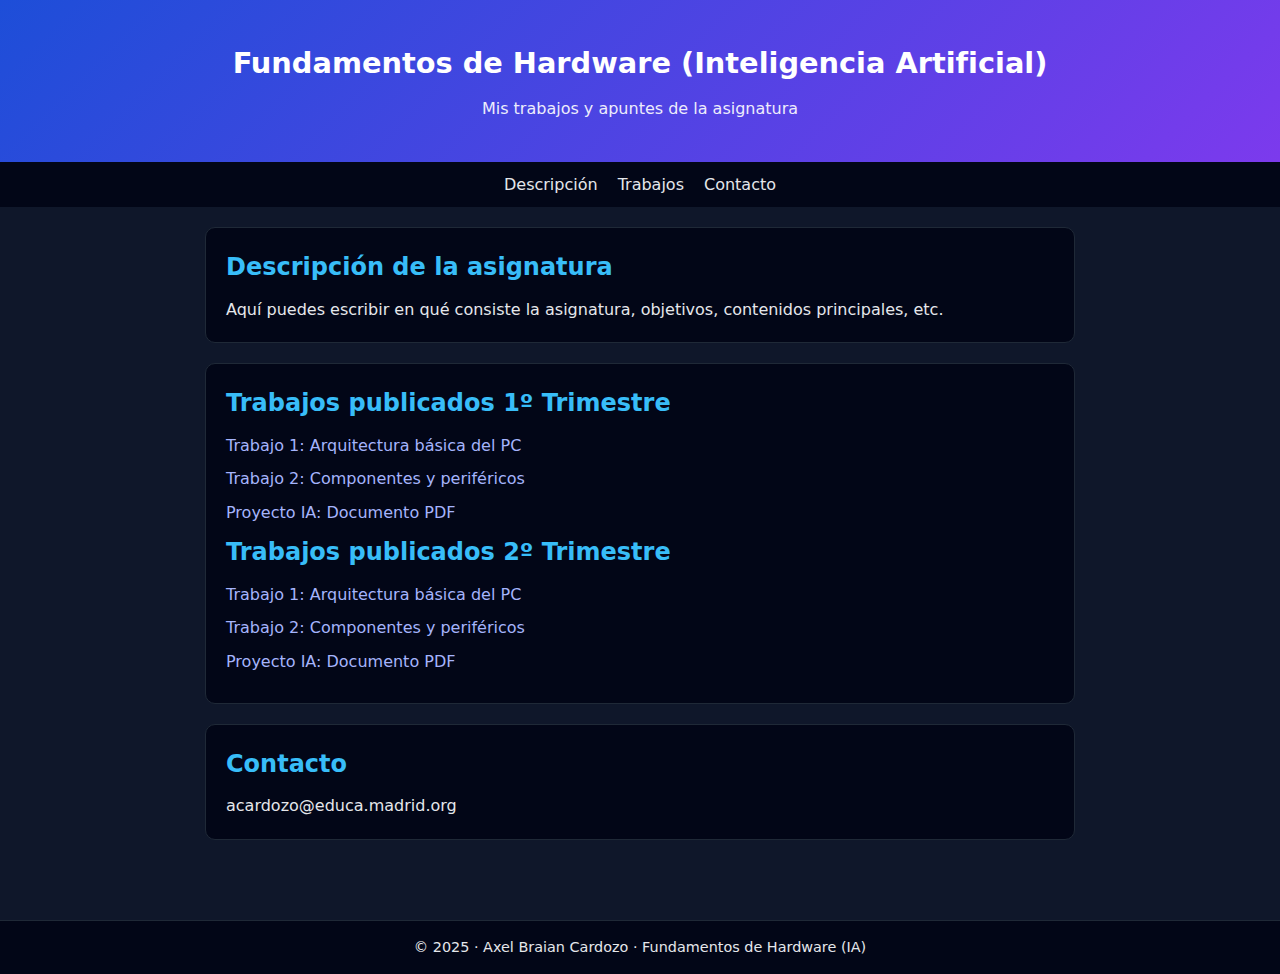
<file: index.html>
<!DOCTYPE html>
<html lang="es">
<head>
  <meta charset="UTF-8">
  <title>Fundamentos de Hardware (IA)</title>
  <meta name="viewport" content="width=device-width, initial-scale=1.0">
  <link rel="stylesheet" href="style.css">
  <link rel="icon" type="image/png" href="images/icono.png">
</head>
<body>
  <header>
    <h1>Fundamentos de Hardware (Inteligencia Artificial)</h1>
    <p>Mis trabajos y apuntes de la asignatura</p>
  </header>

  <nav>
    <ul>
      <li><a href="#descripcion">Descripción</a></li>
      <li><a href="#trabajos">Trabajos</a></li>
      <li><a href="#contacto">Contacto</a></li>
    </ul>
  </nav>

  <main>
    <section id="descripcion">
      <h2>Descripción de la asignatura</h2>
      <p>
        Aquí puedes escribir en qué consiste la asignatura, objetivos, contenidos principales, etc.
      </p>
    </section>

    <section id="trabajos">
      <h2>Trabajos publicados 1º Trimestre</h2>
      <ul>
        <li><a href="trabajos/trabajo1.html" target="_blank">Trabajo 1: Arquitectura básica del PC</a></li>
        <li><a href="trabajos/trabajo2.html" target="_blank">Trabajo 2: Componentes y periféricos</a></li>
        <li><a href="trabajos/proyecto-ia.pdf" target="_blank">Proyecto IA: Documento PDF</a></li>
      </ul>
      <h2>Trabajos publicados 2º Trimestre</h2>
      <ul>
        <li><a href="trabajos/trabajo1.html" target="_blank">Trabajo 1: Arquitectura básica del PC</a></li>
        <li><a href="trabajos/trabajo2.html" target="_blank">Trabajo 2: Componentes y periféricos</a></li>
        <li><a href="trabajos/proyecto-ia.pdf" target="_blank">Proyecto IA: Documento PDF</a></li>
      </ul>
    </section>

    <section id="contacto">
      <h2>Contacto</h2>
      <p>acardozo@educa.madrid.org</p>
    </section>
  </main>

  <footer>
    <p>&copy; 2025 · Axel Braian Cardozo · Fundamentos de Hardware (IA)</p>
  </footer>
</body>
</html>
</file>
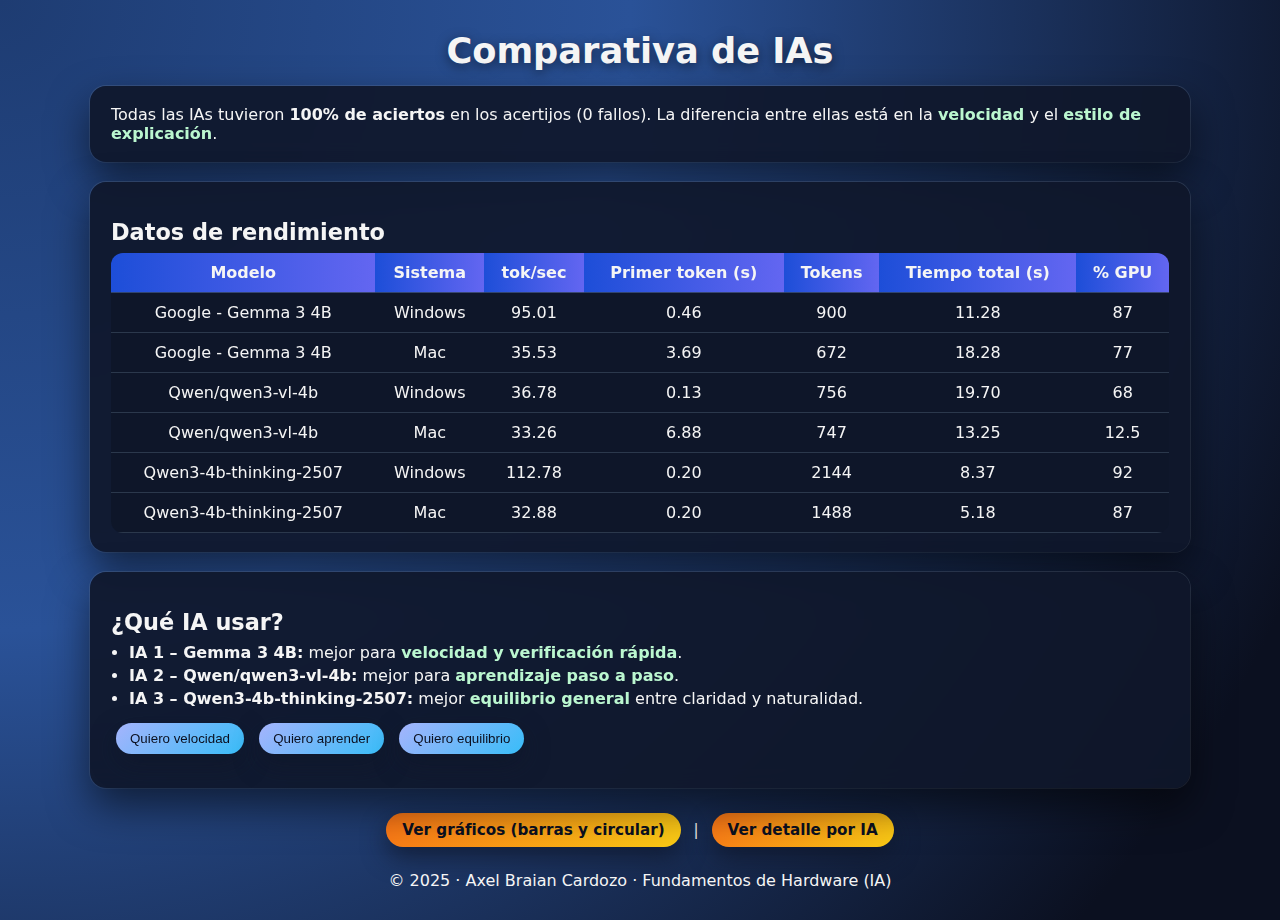
<file: trabajos/comparativas-ias/index.html>
<!DOCTYPE html>
<html lang="es">
<head>
  <meta charset="UTF-8">
  <title>Comparativa de IAs</title>
  <link rel="stylesheet" href="style.css">
</head>
<body>
  <div class="main">
    <h1>Comparativa de IAs</h1>

    <div class="card">
      <p>
        Todas las IAs tuvieron <strong>100% de aciertos</strong> en los acertijos (0 fallos).  
        La diferencia entre ellas está en la <span class="mejor">velocidad</span> y el 
        <span class="mejor">estilo de explicación</span>.
      </p>
    </div>

    <div class="card table-wrapper">
      <h2>Datos de rendimiento</h2>
      <table>
        <thead>
        <tr>
          <th>Modelo</th>
          <th>Sistema</th>
          <th>tok/sec</th>
          <th>Primer token (s)</th>
          <th>Tokens</th>
          <th>Tiempo total (s)</th>
          <th>% GPU</th>
        </tr>
        </thead>
        <tbody>
        <!-- Gemma -->
        <tr>
          <td>Google - Gemma 3 4B</td>
          <td>Windows</td>
          <td>95.01</td>
          <td>0.46</td>
          <td>900</td>
          <td>11.28</td>
          <td>87</td>
        </tr>
        <tr>
          <td>Google - Gemma 3 4B</td>
          <td>Mac</td>
          <td>35.53</td>
          <td>3.69</td>
          <td>672</td>
          <td>18.28</td>
          <td>77</td>
        </tr>
        <!-- Qwen vl -->
        <tr>
          <td>Qwen/qwen3-vl-4b</td>
          <td>Windows</td>
          <td>36.78</td>
          <td>0.13</td>
          <td>756</td>
          <td>19.70</td>
          <td>68</td>
        </tr>
        <tr>
          <td>Qwen/qwen3-vl-4b</td>
          <td>Mac</td>
          <td>33.26</td>
          <td>6.88</td>
          <td>747</td>
          <td>13.25</td>
          <td>12.5</td>
        </tr>
        <!-- Qwen thinking -->
        <tr>
          <td>Qwen3-4b-thinking-2507</td>
          <td>Windows</td>
          <td>112.78</td>
          <td>0.20</td>
          <td>2144</td>
          <td>8.37</td>
          <td>92</td>
        </tr>
        <tr>
          <td>Qwen3-4b-thinking-2507</td>
          <td>Mac</td>
          <td>32.88</td>
          <td>0.20</td>
          <td>1488</td>
          <td>5.18</td>
          <td>87</td>
        </tr>
        </tbody>
      </table>
    </div>

    <div class="card">
      <h2>¿Qué IA usar?</h2>
      <ul>
        <li><strong>IA 1 – Gemma 3 4B:</strong> mejor para <span class="mejor">velocidad y verificación rápida</span>.</li>
        <li><strong>IA 2 – Qwen/qwen3-vl-4b:</strong> mejor para <span class="mejor">aprendizaje paso a paso</span>.</li>
        <li><strong>IA 3 – Qwen3-4b-thinking-2507:</strong> mejor <span class="mejor">equilibrio general</span> entre claridad y naturalidad.</li>
      </ul>

      <div style="margin-top:10px;">
        <button class="btn" onclick="mostrarRecomendacion('velocidad')">Quiero velocidad</button>
        <button class="btn" onclick="mostrarRecomendacion('pedagogia')">Quiero aprender</button>
        <button class="btn" onclick="mostrarRecomendacion('equilibrio')">Quiero equilibrio</button>
      </div>

      <p id="recomendacion" class="mejor" style="margin-top:10px;"></p>
    </div>

    <div class="links">
      <a href="graficos.html">Ver gráficos (barras y circular)</a> |
      <a href="detalle-ias.html">Ver detalle por IA</a>
    </div>
  </div>

  <script>
    function mostrarRecomendacion(tipo) {
      const p = document.getElementById('recomendacion');
      if (tipo === 'velocidad') {
        p.textContent = 'Recomendación: Google - Gemma 3 4B (IA 1) para máxima velocidad.';
      } else if (tipo === 'pedagogia') {
        p.textContent = 'Recomendación: Qwen/qwen3-vl-4b (IA 2) para explicaciones paso a paso.';
      } else {
        p.textContent = 'Recomendación: Qwen3-4b-thinking-2507 (IA 3) para un buen equilibrio entre rapidez y claridad.';
      }
    }
  </script>
    <br>  
    <footer>
    <p>&copy; 2025 · Axel Braian Cardozo · Fundamentos de Hardware (IA)</p>
  </footer>
</body>
</html>
</file>
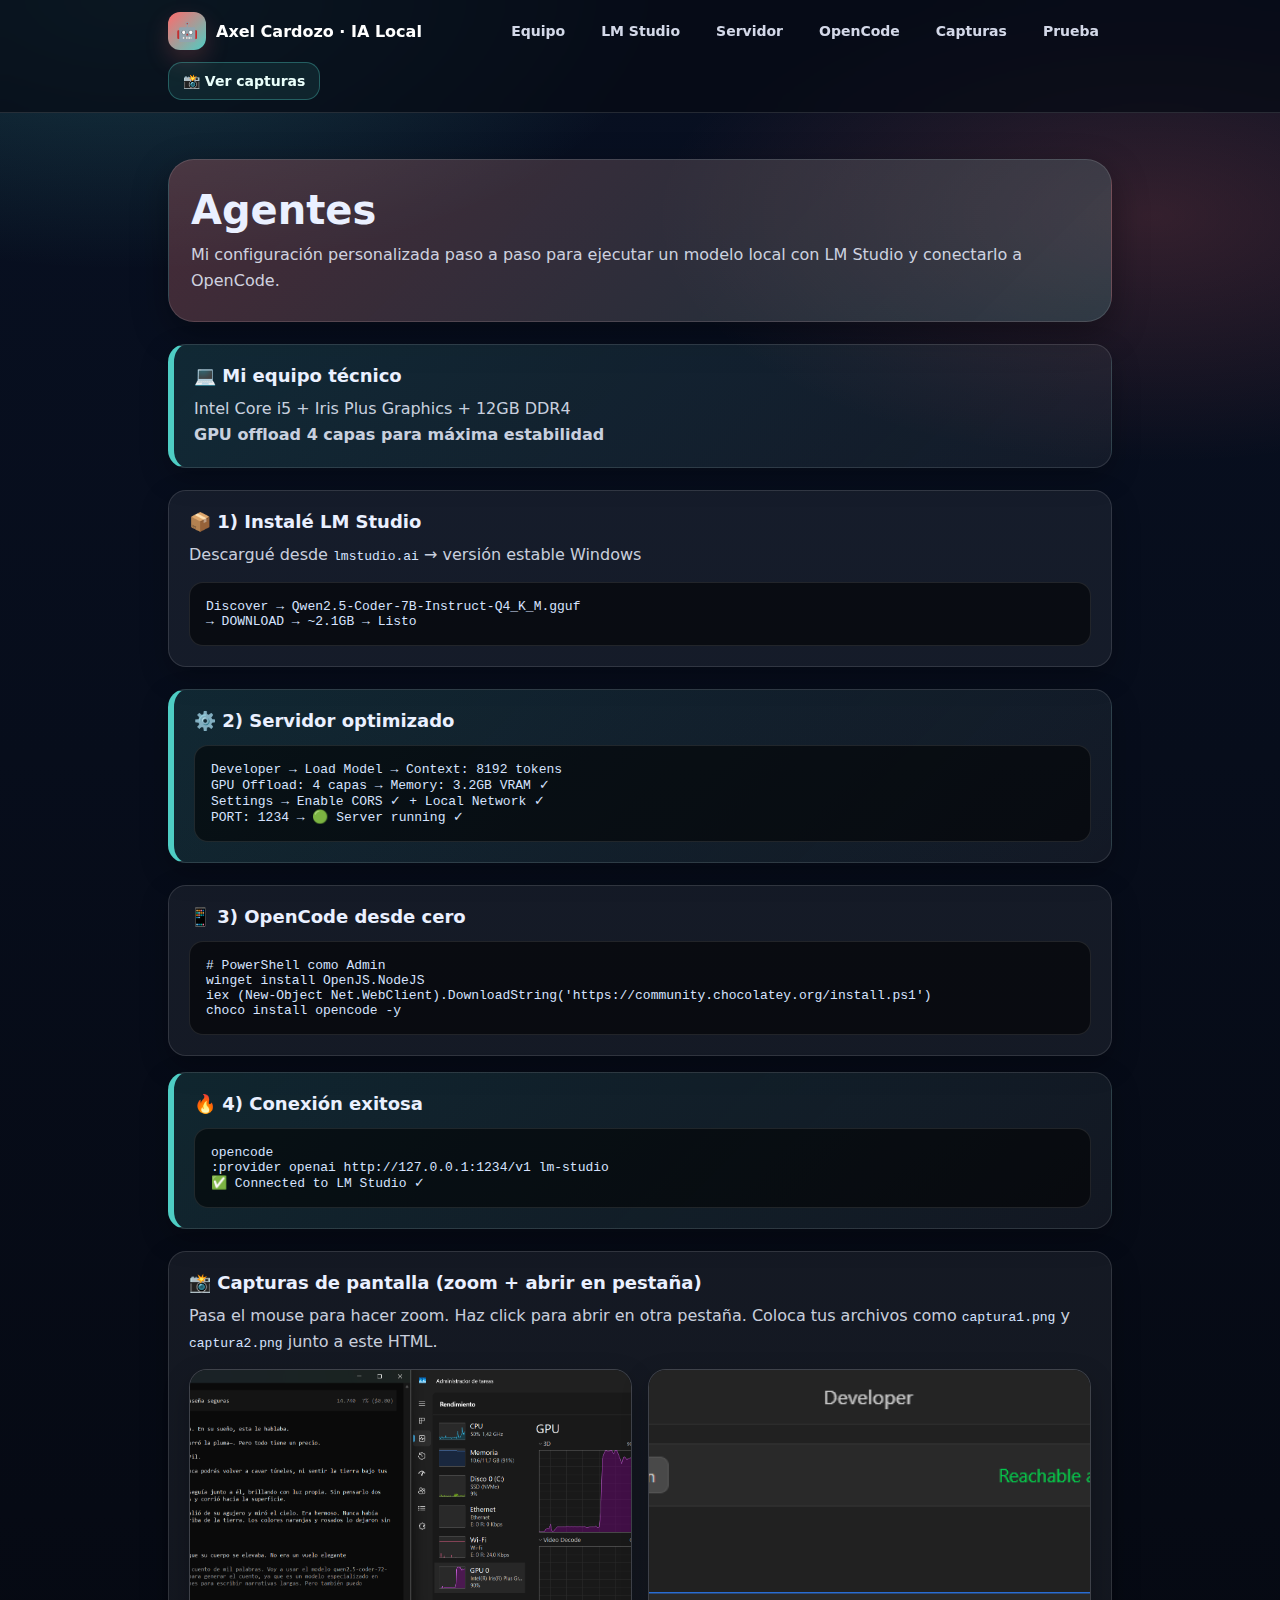
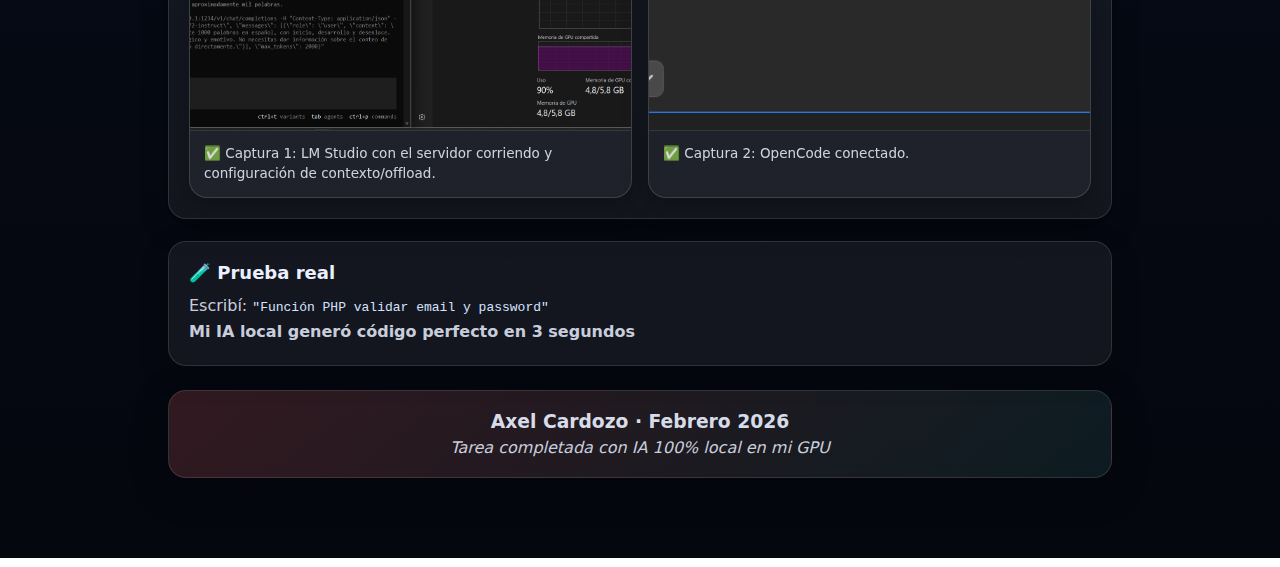
<file: trabajos/agentes/agentes.html>
<!DOCTYPE html>
<html lang="es">
<head>
  <meta charset="UTF-8" />
  <meta name="viewport" content="width=device-width, initial-scale=1.0" />
  <title>Axel Cardozo - Agente IA </title>

  <style>
    :root{
      --primary: #ff6b6b;
      --secondary: #4ecdc4;
      --border: rgba(255,255,255,0.12);
      --shadow: 0 12px 35px rgba(0,0,0,0.35);
      --radius: 18px;
      --max: 980px;
    }
    *{ box-sizing: border-box; }
    html{ scroll-behavior: smooth; }
    body{
      margin: 0;
      font-family: system-ui, -apple-system, Segoe UI, Roboto, sans-serif;
      color: #eaf0ff;
      background:
        radial-gradient(900px 450px at 10% 0%, rgba(78,205,196,0.22), transparent 60%),
        radial-gradient(900px 450px at 90% 10%, rgba(255,107,107,0.18), transparent 55%),
        linear-gradient(180deg, #081022, #060a14 70%, #05070f);
    }

    /* NAV */
    .nav{
      position: sticky; top: 0; z-index: 999;
      backdrop-filter: blur(12px);
      background: rgba(6,10,20,0.72);
      border-bottom: 1px solid var(--border);
    }
    .nav-inner{
      max-width: var(--max);
      margin: 0 auto;
      padding: 12px 18px;
      display: flex;
      align-items: center;
      justify-content: space-between;
      gap: 12px;
      flex-wrap: wrap;
    }
    .brand{
      display:flex; align-items:center; gap:10px;
      text-decoration:none; color:#fff; font-weight:800;
      white-space:nowrap;
    }
    .brand-badge{
      width:38px; height:38px; border-radius:12px;
      display:grid; place-items:center;
      background: linear-gradient(135deg, var(--primary), var(--secondary));
      box-shadow: 0 10px 25px rgba(255,107,107,0.20);
      font-size:18px;
    }
    .menu-btn{
      display:none;
      border: 1px solid var(--border);
      background: rgba(255,255,255,0.06);
      color: #fff;
      padding: 10px 12px;
      border-radius: 12px;
      font-weight: 800;
      cursor: pointer;
    }
    .nav-links{ display:flex; gap:10px; align-items:center; }
    .nav-links a{
      color: rgba(234,240,255,0.9);
      text-decoration:none;
      font-weight:600;
      font-size:14px;
      padding:10px 12px;
      border-radius:12px;
      border:1px solid transparent;
      transition:.18s ease;
    }
    .nav-links a:hover{
      border-color: var(--border);
      background: rgba(255,255,255,0.06);
      transform: translateY(-1px);
    }
    .cta{
      display:inline-flex; align-items:center; justify-content:center;
      gap:8px;
      border: 1px solid rgba(78,205,196,0.35);
      background: rgba(78,205,196,0.10);
      color:#eafffb;
      padding:10px 14px;
      border-radius:14px;
      text-decoration:none;
      font-weight:800;
      font-size:14px;
      transition:.18s ease;
      white-space:nowrap;
    }
    .cta:hover{ background: rgba(78,205,196,0.16); transform: translateY(-1px); }

    /* Layout */
    .container{
      max-width: var(--max);
      margin: 0 auto;
      padding: 26px 18px 80px;
    }
    .hero{
      margin-top:20px;
      padding: 28px 22px;
      border-radius: 26px;
      background:
        linear-gradient(135deg, rgba(255,107,107,0.22), rgba(78,205,196,0.14)),
        rgba(255,255,255,0.04);
      border: 1px solid var(--border);
      box-shadow: var(--shadow);
    }
    .hero h1{
      margin:0 0 10px;
      font-size: clamp(26px, 4vw, 40px);
      line-height:1.1;
    }
    .hero p{ margin:0; color: rgba(234,240,255,0.86); line-height:1.6; }

    .grid{
      margin-top: 22px;
      display:grid;
      grid-template-columns: repeat(12, 1fr);
      gap: 16px;
    }
    .card{
      grid-column: span 12;
      padding: 20px;
      border-radius: var(--radius);
      background: rgba(255,255,255,0.06);
      border: 1px solid var(--border);
      box-shadow: 0 10px 28px rgba(0,0,0,0.25);
    }
    .card h2{ margin:0 0 10px; font-size:18px; display:flex; gap:10px; align-items:center; }
    .card p{ margin:0; color: rgba(234,240,255,0.86); line-height:1.6; }
    .success{
      background: linear-gradient(135deg, rgba(78,205,196,0.14), rgba(255,255,255,0.05));
      border-left: 6px solid var(--secondary);
    }
    pre{
      margin: 14px 0 0;
      padding: 16px;
      border-radius: 14px;
      overflow-x: auto;
      background: rgba(0,0,0,0.55);
      border: 1px solid rgba(255,255,255,0.10);
    }
    code{
      font-family: ui-monospace, SFMono-Regular, Menlo, Monaco, Consolas, "Liberation Mono", monospace;
      font-size: 13px;
      color: #d6e3ff;
    }

    /* ===== CAPTURAS (MEJORADAS) ===== */
    .shots{
      display: grid;
      grid-template-columns: 1fr;
      gap: 16px;
      margin-top: 14px;
    }

    /* En desktop, dos columnas */
    @media (min-width: 900px){
      .shots{ grid-template-columns: 1fr 1fr; }
    }

    /* Cada captura ahora es un link grande */
    .shotLink{
      display: block;
      text-decoration: none;
      color: inherit;
      border-radius: 18px;
      overflow: hidden;
      border: 1px solid rgba(255,255,255,0.14);
      background: rgba(255,255,255,0.05);
      box-shadow: 0 10px 26px rgba(0,0,0,0.25);
      transform: translateZ(0);
    }

    .shotMedia{
      position: relative;
      overflow: hidden;
      background: rgba(0,0,0,0.35);
    }

    .shotMedia img{
      width: 100%;
      height: 320px;           /* MÁS GRANDE */
      object-fit: cover;       /* Se ve bien aunque sea screenshot */
      display: block;
      transform: scale(1);
      transition: transform .25s ease;
    }

    /* Zoom al pasar el mouse */
    .shotLink:hover .shotMedia img{
      transform: scale(1.12);
    }

    /* Overlay “Abrir” */
    .shotHint{
      position:absolute;
      inset: 12px 12px auto auto;
      background: rgba(0,0,0,0.55);
      border: 1px solid rgba(255,255,255,0.20);
      padding: 8px 10px;
      border-radius: 999px;
      font-size: 12.5px;
      font-weight: 900;
      letter-spacing: .2px;
      color: rgba(234,240,255,0.95);
      backdrop-filter: blur(8px);
    }

    .shotCaption{
      padding: 12px 14px 14px;
      color: rgba(234,240,255,0.86);
      font-size: 13.5px;
      line-height: 1.5;
      border-top: 1px solid rgba(255,255,255,0.10);
    }

    /* Un poquito más alto en pantallas grandes */
    @media (min-width: 1100px){
      .shotMedia img{ height: 360px; }
    }

    /* Mobile menu */
    @media (max-width: 860px){
      .menu-btn{ display:inline-flex; }
      .nav-links{
        display:none;
        width:100%;
        flex-direction:column;
        align-items:stretch;
        padding: 8px 0 0;
      }
      .nav-links.open{ display:flex; }
      .cta{ width:100%; }
    }

    footer{
      margin-top: 24px;
      padding: 20px;
      border-radius: 18px;
      border: 1px solid var(--border);
      background: linear-gradient(135deg, rgba(255,107,107,0.18), rgba(78,205,196,0.10));
      box-shadow: var(--shadow);
      text-align: center;
      color: rgba(234,240,255,0.92);
    }
    footer h3{ margin: 0 0 6px; }
    footer p{ margin: 0; color: rgba(234,240,255,0.85); }

    /* Back to top */
    .top-btn{
      position: fixed; right: 16px; bottom: 16px; z-index: 999;
      text-decoration:none;
      border-radius: 999px;
      padding: 12px 14px;
      font-weight: 900;
      color: #0b1220;
      background: linear-gradient(135deg, var(--secondary), #a7fff7);
      box-shadow: 0 14px 30px rgba(78,205,196,0.20);
      border: 1px solid rgba(255,255,255,0.25);
      opacity: 0;
      pointer-events: none;
      transform: translateY(8px);
      transition: .2s ease;
    }
    .top-btn.show{ opacity:1; pointer-events:auto; transform: translateY(0); }
  </style>
</head>

<body id="top">
  <nav class="nav">
    <div class="nav-inner">
      <a class="brand" href="#top">
        <span class="brand-badge">🤖</span>
        <span>Axel Cardozo · IA Local</span>
      </a>

      <button class="menu-btn" id="menuBtn" aria-label="Abrir menú">☰ Menú</button>

      <div class="nav-links" id="navLinks">
        <a href="#equipo">Equipo</a>
        <a href="#lmstudio">LM Studio</a>
        <a href="#servidor">Servidor</a>
        <a href="#opencode">OpenCode</a>
        <a href="#capturas">Capturas</a>
        <a href="#prueba">Prueba</a>
      </div>

      <a class="cta" href="#capturas">📸 Ver capturas</a>
    </div>
  </nav>

  <div class="container">
    <header class="hero">
      <h1>Agentes</h1>
      <p>Mi configuración personalizada paso a paso para ejecutar un modelo local con LM Studio y conectarlo a OpenCode.</p>
    </header>

    <section class="grid" id="equipo">
      <div class="card success">
        <h2>💻 Mi equipo técnico</h2>
        <p>Intel Core i5 + Iris Plus Graphics + 12GB DDR4<br><strong>GPU offload 4 capas para máxima estabilidad</strong></p>
      </div>
    </section>

    <section class="grid" id="lmstudio">
      <div class="card">
        <h2>📦 1) Instalé LM Studio</h2>
        <p>Descargué desde <code>lmstudio.ai</code> → versión estable Windows</p>
        <pre><code>Discover → Qwen2.5-Coder-7B-Instruct-Q4_K_M.gguf
→ DOWNLOAD → ~2.1GB → Listo</code></pre>
      </div>
    </section>

    <section class="grid" id="servidor">
      <div class="card success">
        <h2>⚙️ 2) Servidor optimizado</h2>
        <pre><code>Developer → Load Model → Context: 8192 tokens
GPU Offload: 4 capas → Memory: 3.2GB VRAM ✓
Settings → Enable CORS ✓ + Local Network ✓
PORT: 1234 → 🟢 Server running ✓</code></pre>
      </div>
    </section>

    <section class="grid" id="opencode">
      <div class="card">
        <h2>📱 3) OpenCode desde cero</h2>
        <pre><code># PowerShell como Admin
winget install OpenJS.NodeJS
iex (New-Object Net.WebClient).DownloadString('https://community.chocolatey.org/install.ps1')
choco install opencode -y</code></pre>
      </div>

      <div class="card success">
        <h2>🔥 4) Conexión exitosa</h2>
        <pre><code>opencode
:provider openai http://127.0.0.1:1234/v1 lm-studio
✅ Connected to LM Studio ✓</code></pre>
      </div>
    </section>

    <section class="grid" id="capturas">
      <div class="card">
        <h2>📸 Capturas de pantalla (zoom + abrir en pestaña)</h2>
        <p>
          Pasa el mouse para hacer zoom. Haz click para abrir en otra pestaña.
          Coloca tus archivos como <code>captura1.png</code> y <code>captura2.png</code> junto a este HTML.
        </p>

        <div class="shots">
          <!-- CAPTURA 1 -->
          <a class="shotLink" href="2.png" target="_blank" rel="noopener">
            <div class="shotMedia">
              <span class="shotHint">🔎 Click: abrir</span>
              <img src="2.png" alt="2">
            </div>
            <div class="shotCaption">✅ Captura 1: LM Studio con el servidor corriendo y configuración de contexto/offload.</div>
          </a>

          <!-- CAPTURA 2 -->
          <a class="shotLink" href="1.png" target="_blank" rel="noopener">
            <div class="shotMedia">
              <span class="shotHint">🔎 Click: abrir</span>
              <img src="1.png" alt="1">
            </div>
            <div class="shotCaption">✅ Captura 2: OpenCode conectado.</div>
          </a>
        </div>
      </div>
    </section>

    <section class="grid" id="prueba">
      <div class="card">
        <h2>🧪 Prueba real</h2>
        <p>Escribí: <code>"Función PHP validar email y password"</code><br><strong>Mi IA local generó código perfecto en 3 segundos</strong></p>
      </div>
    </section>

    <footer>
      <h3>Axel Cardozo · Febrero 2026</h3>
      <p><em>Tarea completada con IA 100% local en mi GPU</em></p>
    </footer>
  </div>

  <a class="top-btn" id="topBtn" href="#top" aria-label="Volver arriba">⬆</a>

  <script>
    // Menú mobile
    const btn = document.getElementById('menuBtn');
    const links = document.getElementById('navLinks');
    btn.addEventListener('click', () => links.classList.toggle('open'));

    // Botón volver arriba
    const topBtn = document.getElementById('topBtn');
    window.addEventListener('scroll', () => {
      if (window.scrollY > 400) topBtn.classList.add('show');
      else topBtn.classList.remove('show');
    });

    // Cerrar menú al hacer click en un link (móvil)
    [...links.querySelectorAll('a')].forEach(a => {
      a.addEventListener('click', () => links.classList.remove('open'));
    });
  </script>
</body>
</html>
</file>
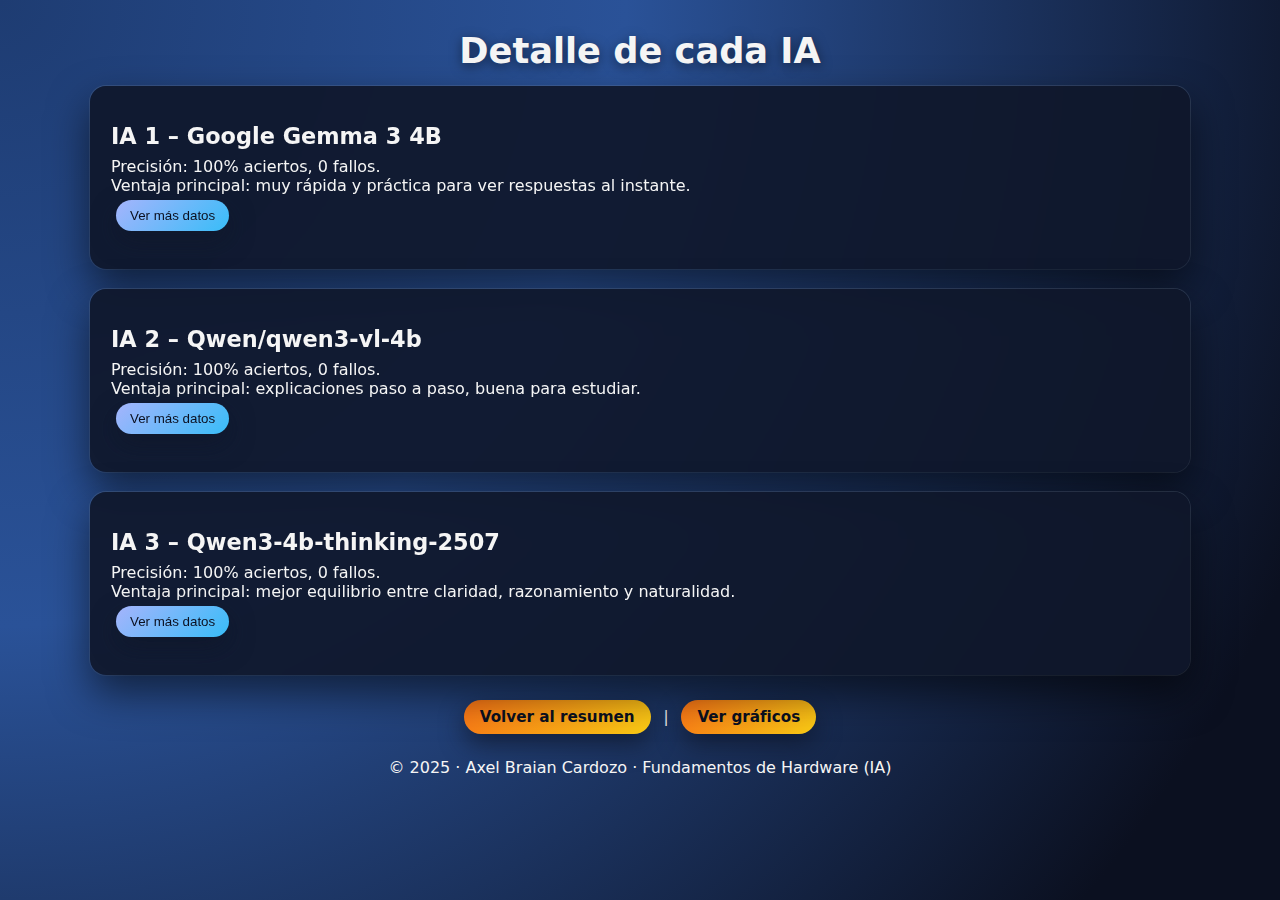
<file: trabajos/comparativas-ias/detalle-ias.html>
<!DOCTYPE html>
<html lang="es">
<head>
  <meta charset="UTF-8">
  <title>Detalle de cada IA</title>
  <link rel="stylesheet" href="style.css">
</head>
<body>
  <div class="main">
    <h1>Detalle de cada IA</h1>

    <div class="card ia">
      <h2>IA 1 – Google Gemma 3 4B</h2>
      <p>Precisión: 100% aciertos, 0 fallos.</p>
      <p>Ventaja principal: muy rápida y práctica para ver respuestas al instante.</p>
      <button class="btn" onclick="toggle('ia1')">Ver más datos</button>
      <div id="ia1" class="extra extra-hidden">
        <ul>
          <li>Windows: 95.01 tok/s, 0.46 s primer token, 900 tokens, 11.28 s, 87% GPU.</li>
          <li>Mac: 35.53 tok/s, 3.69 s primer token, 672 tokens, 18.28 s, 77% GPU.</li>
          <li>Ideal cuando te importa sobre todo la velocidad.</li>
        </ul>
      </div>
    </div>

    <div class="card ia">
      <h2>IA 2 – Qwen/qwen3-vl-4b</h2>
      <p>Precisión: 100% aciertos, 0 fallos.</p>
      <p>Ventaja principal: explicaciones paso a paso, buena para estudiar.</p>
      <button class="btn" onclick="toggle('ia2')">Ver más datos</button>
      <div id="ia2" class="extra extra-hidden">
        <ul>
          <li>Windows: 36.78 tok/s, 0.13 s primer token, 756 tokens, 19.7 s, 68% GPU.</li>
          <li>Mac: 33.26 tok/s, 6.88 s primer token, 747 tokens, 13.25 s, 12.5% GPU.</li>
          <li>Ideal para aprendizaje guiado y práctica de problemas.</li>
        </ul>
      </div>
    </div>

    <div class="card ia">
      <h2>IA 3 – Qwen3-4b-thinking-2507</h2>
      <p>Precisión: 100% aciertos, 0 fallos.</p>
      <p>Ventaja principal: mejor equilibrio entre claridad, razonamiento y naturalidad.</p>
      <button class="btn" onclick="toggle('ia3')">Ver más datos</button>
      <div id="ia3" class="extra extra-hidden">
        <ul>
          <li>Windows: 112.78 tok/s, 0.2 s primer token, 2144 tokens, 8.37 s, 92% GPU.</li>
          <li>Mac: 32.88 tok/s, 0.2 s primer token, 1488 tokens, 5.18 s, 87% GPU.</li>
          <li>Buena opción “generalista” para combinar velocidad y explicaciones claras.</li>
        </ul>
      </div>
    </div>

    <div class="links">
      <a href="index.html">Volver al resumen</a> |
      <a href="graficos.html">Ver gráficos</a>
    </div>
  </div>

  <script>
    function toggle(id) {
      const div = document.getElementById(id);
      if (div.classList.contains('extra-hidden')) {
        div.classList.remove('extra-hidden');
        div.classList.add('extra-visible');
      } else {
        div.classList.remove('extra-visible');
        div.classList.add('extra-hidden');
      }
    }
  </script>
   <br>  
    <footer>
    <p>&copy; 2025 · Axel Braian Cardozo · Fundamentos de Hardware (IA)</p>
  </footer>
</body>
</html>
</file>
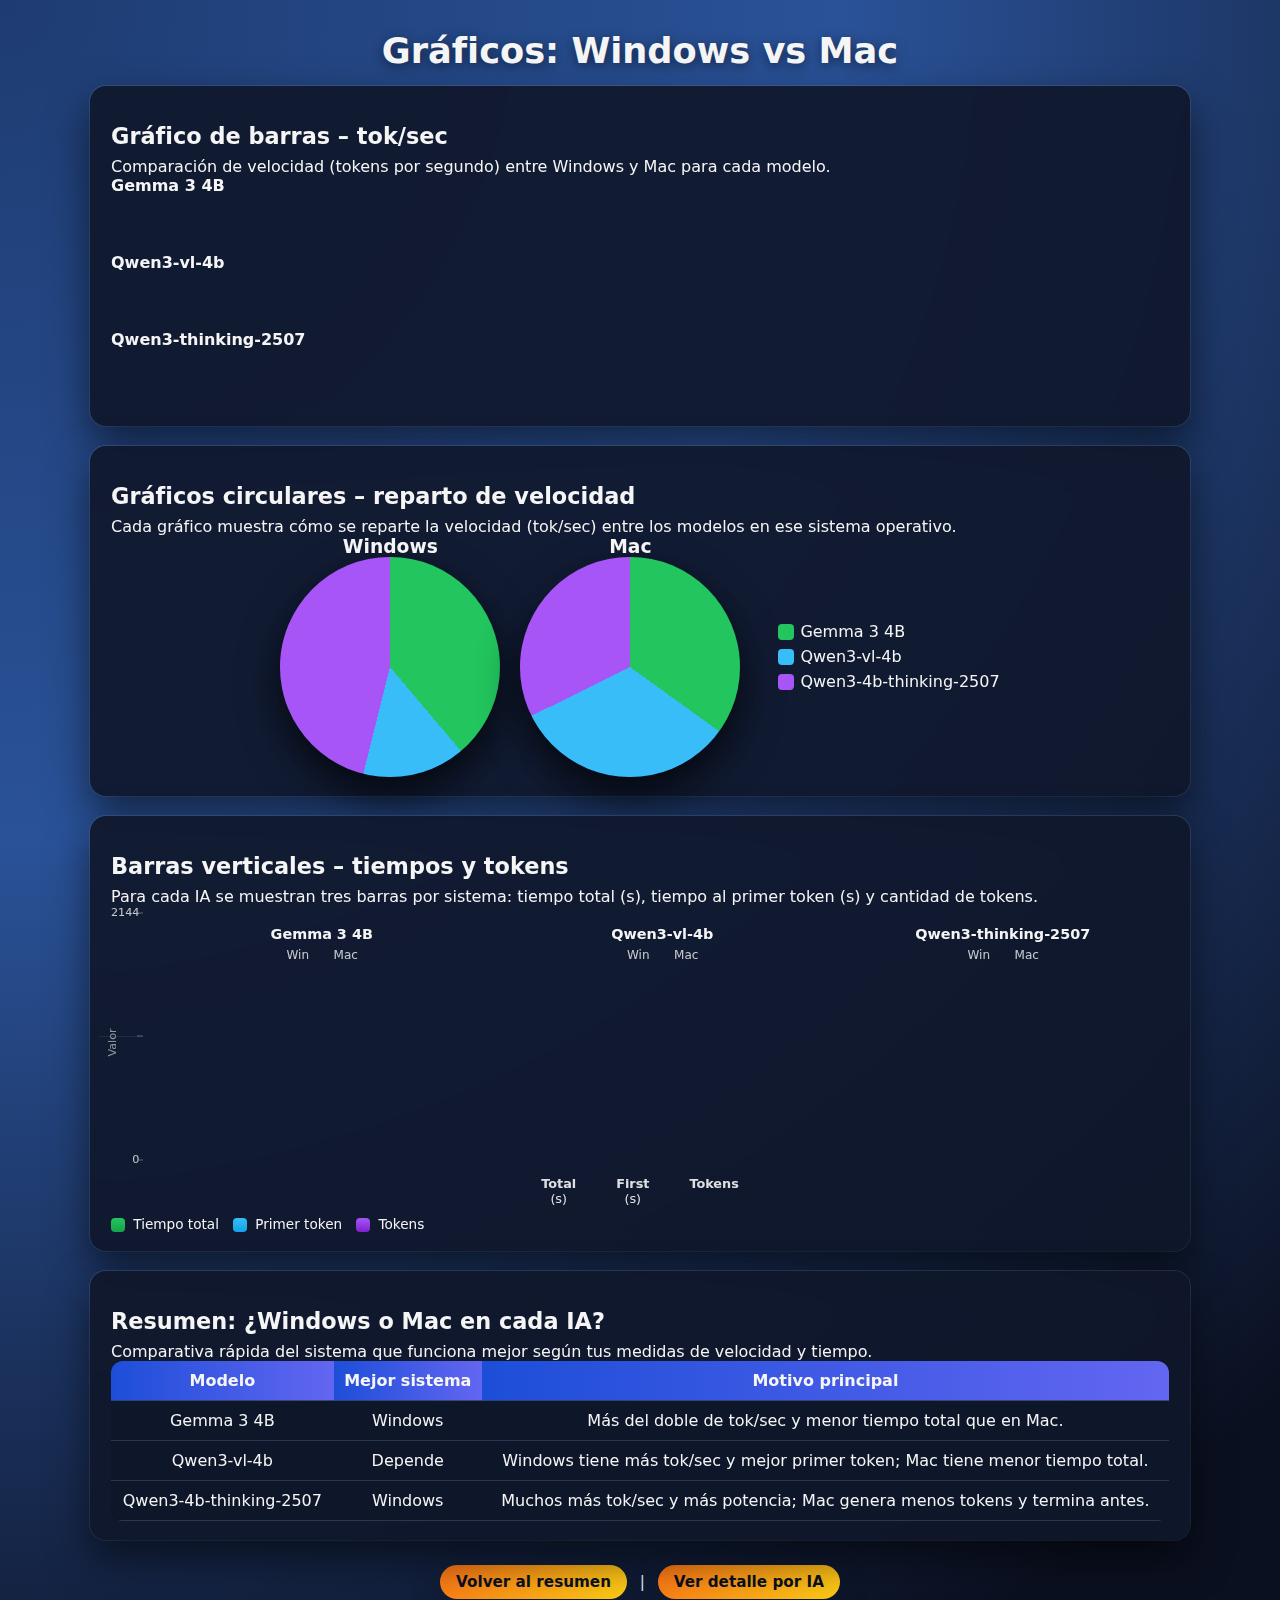
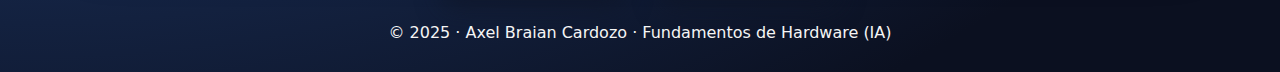
<file: trabajos/comparativas-ias/graficos.html>
<!DOCTYPE html>
<html lang="es">
<head>
  <meta charset="UTF-8">
  <title>Gráficos Windows vs Mac</title>
  <link rel="stylesheet" href="style.css">
</head>
<body>
  <div class="main">
    <h1>Gráficos: Windows vs Mac</h1>

    <!-- Gráfico de barras horizontales tok/sec -->
    <div class="card">
      <h2>Gráfico de barras – tok/sec</h2>
      <p>Comparación de velocidad (tokens por segundo) entre Windows y Mac para cada modelo.</p>
      <div id="charts"></div>
    </div>

    <!-- Gráficos circulares Windows y Mac -->
    <div class="card">
      <h2>Gráficos circulares – reparto de velocidad</h2>
      <p>
        Cada gráfico muestra cómo se reparte la velocidad (tok/sec) entre los modelos en ese sistema operativo.
      </p>

      <div class="pie-wrapper">
        <!-- Windows -->
        <div style="text-align:center;">
          <h3>Windows</h3>
          <div class="pie-chart" id="pieChartWin"></div>
        </div>

        <!-- Mac -->
        <div style="text-align:center;">
          <h3>Mac</h3>
          <div class="pie-chart" id="pieChartMac"></div>
        </div>

        <ul class="pie-legend">
          <li><span class="legend-box gemma"></span> Gemma 3 4B</li>
          <li><span class="legend-box qwen-vl"></span> Qwen3-vl-4b</li>
          <li><span class="legend-box qwen-think"></span> Qwen3-4b-thinking-2507</li>
        </ul>
      </div>
    </div>

    <!-- Barras verticales -->
    <div class="card">
      <h2>Barras verticales – tiempos y tokens</h2>
      <p>
        Para cada IA se muestran tres barras por sistema: tiempo total (s), tiempo al primer token (s) y cantidad de tokens.
      </p>

      <div class="v-bar-group">
        <!-- Eje Y -->
        <div class="v-y-axis">
          <div class="v-y-label" id="yMaxTokens"></div>
          <div class="v-y-label-mid"></div>
          <div class="v-y-label">0</div>
          <span class="v-y-title">Valor</span>
        </div>

        <!-- Gráfico -->
        <div class="v-chart" id="vChart"></div>
      </div>

      <!-- Etiquetas eje X -->
      <div class="v-x-axis">
        <div class="v-x-item"><strong>Total</strong><span>(s)</span></div>
        <div class="v-x-item"><strong>First</strong><span>(s)</span></div>
        <div class="v-x-item"><strong>Tokens</strong><span></span></div>
      </div>

      <div class="v-legend">
        <div><span class="v-legend-box total"></span> Tiempo total</div>
        <div><span class="v-legend-box first"></span> Primer token</div>
        <div><span class="v-legend-box tokens"></span> Tokens</div>
      </div>
    </div>
    <div class="card">
      <h2>Resumen: ¿Windows o Mac en cada IA?</h2>
      <p>
        Comparativa rápida del sistema que funciona mejor según tus medidas de velocidad y tiempo.
      </p>

      <table>
        <thead>
          <tr>
            <th>Modelo</th>
            <th>Mejor sistema</th>
            <th>Motivo principal</th>
          </tr>
        </thead>
        <tbody>
          <tr>
            <td>Gemma 3 4B</td>
            <td>Windows</td>
            <td>Más del doble de tok/sec y menor tiempo total que en Mac.</td>
          </tr>
          <tr>
            <td>Qwen3-vl-4b</td>
            <td>Depende</td>
            <td>Windows tiene más tok/sec y mejor primer token; Mac tiene menor tiempo total.</td>
          </tr>
          <tr>
            <td>Qwen3-4b-thinking-2507</td>
            <td>Windows</td>
            <td>Muchos más tok/sec y más potencia; Mac genera menos tokens y termina antes.</td>
          </tr>
        </tbody>
      </table>
    </div>

    <div class="links">
      <a href="index.html">Volver al resumen</a> |
      <a href="detalle-ias.html">Ver detalle por IA</a>
    </div>
  </div>

  <script>
    // ==== Datos base ====
    const modelos = [
      {
        nombre: 'Gemma 3 4B',
        windows: { tokSec: 95.01, first: 0.46, tokens: 900, total: 11.28 },
        mac:     { tokSec: 35.53, first: 3.69, tokens: 672, total: 18.28 }
      },
      {
        nombre: 'Qwen3-vl-4b',
        windows: { tokSec: 36.78, first: 0.13, tokens: 756, total: 19.70 },
        mac:     { tokSec: 33.26, first: 6.88, tokens: 747, total: 13.25 }
      },
      {
        nombre: 'Qwen3-thinking-2507',
        windows: { tokSec: 112.78, first: 0.20, tokens: 2144, total: 8.37 },
        mac:     { tokSec: 32.88, first: 0.20, tokens: 1488, total: 5.18 }
      }
    ];

    // ==== Barras horizontales tok/sec ====
    const maxTokSec = Math.max(...modelos.flatMap(m => [m.windows.tokSec, m.mac.tokSec]));
    const chartsDiv = document.getElementById('charts');

    modelos.forEach(m => {
      const group = document.createElement('div');
      group.className = 'chart-group';

      const title = document.createElement('div');
      title.className = 'chart-title';
      title.textContent = m.nombre;
      group.appendChild(title);

      const container = document.createElement('div');
      container.className = 'bar-container';

      const barWin = document.createElement('div');
      barWin.className = 'bar windows';
      barWin.style.width = (m.windows.tokSec / maxTokSec * 100) + '%';
      barWin.textContent = `Windows: ${m.windows.tokSec.toFixed(2)} tok/s`;

      const barMac = document.createElement('div');
      barMac.className = 'bar mac';
      barMac.style.width = (m.mac.tokSec / maxTokSec * 100) + '%';
      barMac.textContent = `Mac: ${m.mac.tokSec.toFixed(2)} tok/s`;

      container.appendChild(barWin);
      container.appendChild(barMac);
      group.appendChild(container);

      chartsDiv.appendChild(group);
    });

    // ==== Pie chart Windows (tok/sec) ====
    const gemmaWin = modelos[0].windows.tokSec;
    const qwenVlWin = modelos[1].windows.tokSec;
    const qwenThinkWin = modelos[2].windows.tokSec;
    const totalWin = gemmaWin + qwenVlWin + qwenThinkWin;

    const pGemmaWin = gemmaWin / totalWin * 100;
    const pQwenVlWin = qwenVlWin / totalWin * 100;
    const pQwenThinkWin = qwenThinkWin / totalWin * 100;

    const pieWin = document.getElementById('pieChartWin');
    pieWin.style.background = `
      conic-gradient(
        #22c55e 0 ${pGemmaWin}%,
        #38bdf8 ${pGemmaWin}% ${pGemmaWin + pQwenVlWin}%,
        #a855f7 ${pGemmaWin + pQwenVlWin}% 100%
      )
    `;

    // ==== Pie chart Mac (tok/sec) ====
    const gemmaMac = modelos[0].mac.tokSec;
    const qwenVlMac = modelos[1].mac.tokSec;
    const qwenThinkMac = modelos[2].mac.tokSec;
    const totalMac = gemmaMac + qwenVlMac + qwenThinkMac;

    const pGemmaMac = gemmaMac / totalMac * 100;
    const pQwenVlMac = qwenVlMac / totalMac * 100;
    const pQwenThinkMac = qwenThinkMac / totalMac * 100;

    const pieMac = document.getElementById('pieChartMac');
    pieMac.style.background = `
      conic-gradient(
        #22c55e 0 ${pGemmaMac}%,
        #38bdf8 ${pGemmaMac}% ${pGemmaMac + pQwenVlMac}%,
        #a855f7 ${pGemmaMac + pQwenVlMac}% 100%
      )
    `;

    // ==== Barras verticales: tiempo total, primer token, tokens ====
    const maxTotal = Math.max(...modelos.flatMap(m => [m.windows.total, m.mac.total]));
    const maxFirst = Math.max(...modelos.flatMap(m => [m.windows.first, m.mac.first]));
    const maxTokens = Math.max(...modelos.flatMap(m => [m.windows.tokens, m.mac.tokens]));

    document.getElementById('yMaxTokens').textContent = maxTokens;

    const vChart = document.getElementById('vChart');

    modelos.forEach(m => {
      const wrapper = document.createElement('div');
      wrapper.className = 'v-column-group';

      const title = document.createElement('div');
      title.className = 'v-col-title';
      title.textContent = m.nombre;
      wrapper.appendChild(title);

      const sysWrapper = document.createElement('div');
      sysWrapper.className = 'v-systems';

      ['windows', 'mac'].forEach(sys => {
        const data = m[sys];
        const box = document.createElement('div');
        box.className = 'v-system';

        const sysLabel = document.createElement('div');
        sysLabel.className = 'v-system-label';
        sysLabel.textContent = sys === 'windows' ? 'Win' : 'Mac';
        box.appendChild(sysLabel);

        const bars = document.createElement('div');
        bars.className = 'v-bars';

        const bTotal = document.createElement('div');
        bTotal.className = 'v-bar v-total';
        bTotal.style.height = (data.total / maxTotal * 100) + '%';
        bTotal.title = `Total: ${data.total}s`;

        const bFirst = document.createElement('div');
        bFirst.className = 'v-bar v-first';
        bFirst.style.height = (data.first / maxFirst * 100) + '%';
        bFirst.title = `Primer token: ${data.first}s`;

        const bTokens = document.createElement('div');
        bTokens.className = 'v-bar v-tokens';
        bTokens.style.height = (data.tokens / maxTokens * 100) + '%';
        bTokens.title = `Tokens: ${data.tokens}`;

        bars.appendChild(bTotal);
        bars.appendChild(bFirst);
        bars.appendChild(bTokens);
        box.appendChild(bars);
        sysWrapper.appendChild(box);
      });

      wrapper.appendChild(sysWrapper);
      vChart.appendChild(wrapper);
    });
  </script>
   <br>  
    <footer>
    <p>&copy; 2025 · Axel Braian Cardozo · Fundamentos de Hardware (IA)</p>
  </footer>
</body>
</html>
</file>
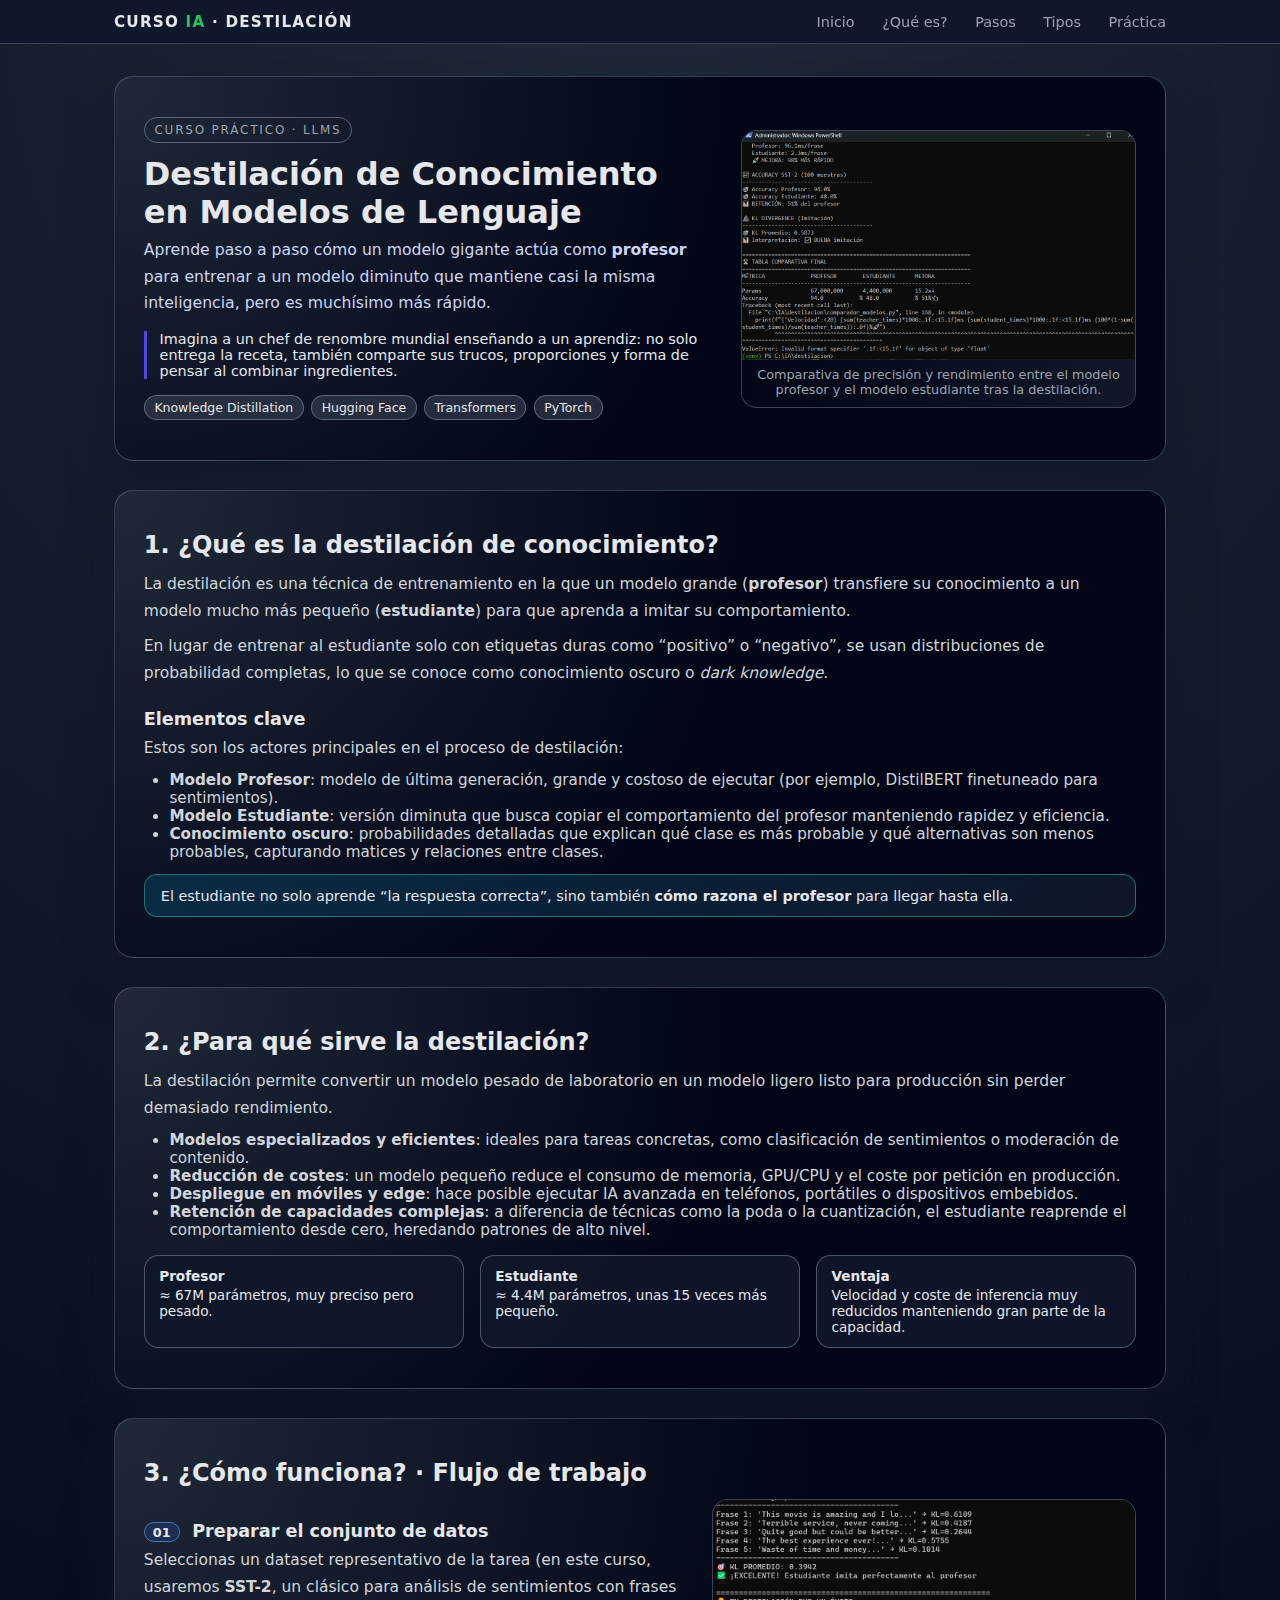
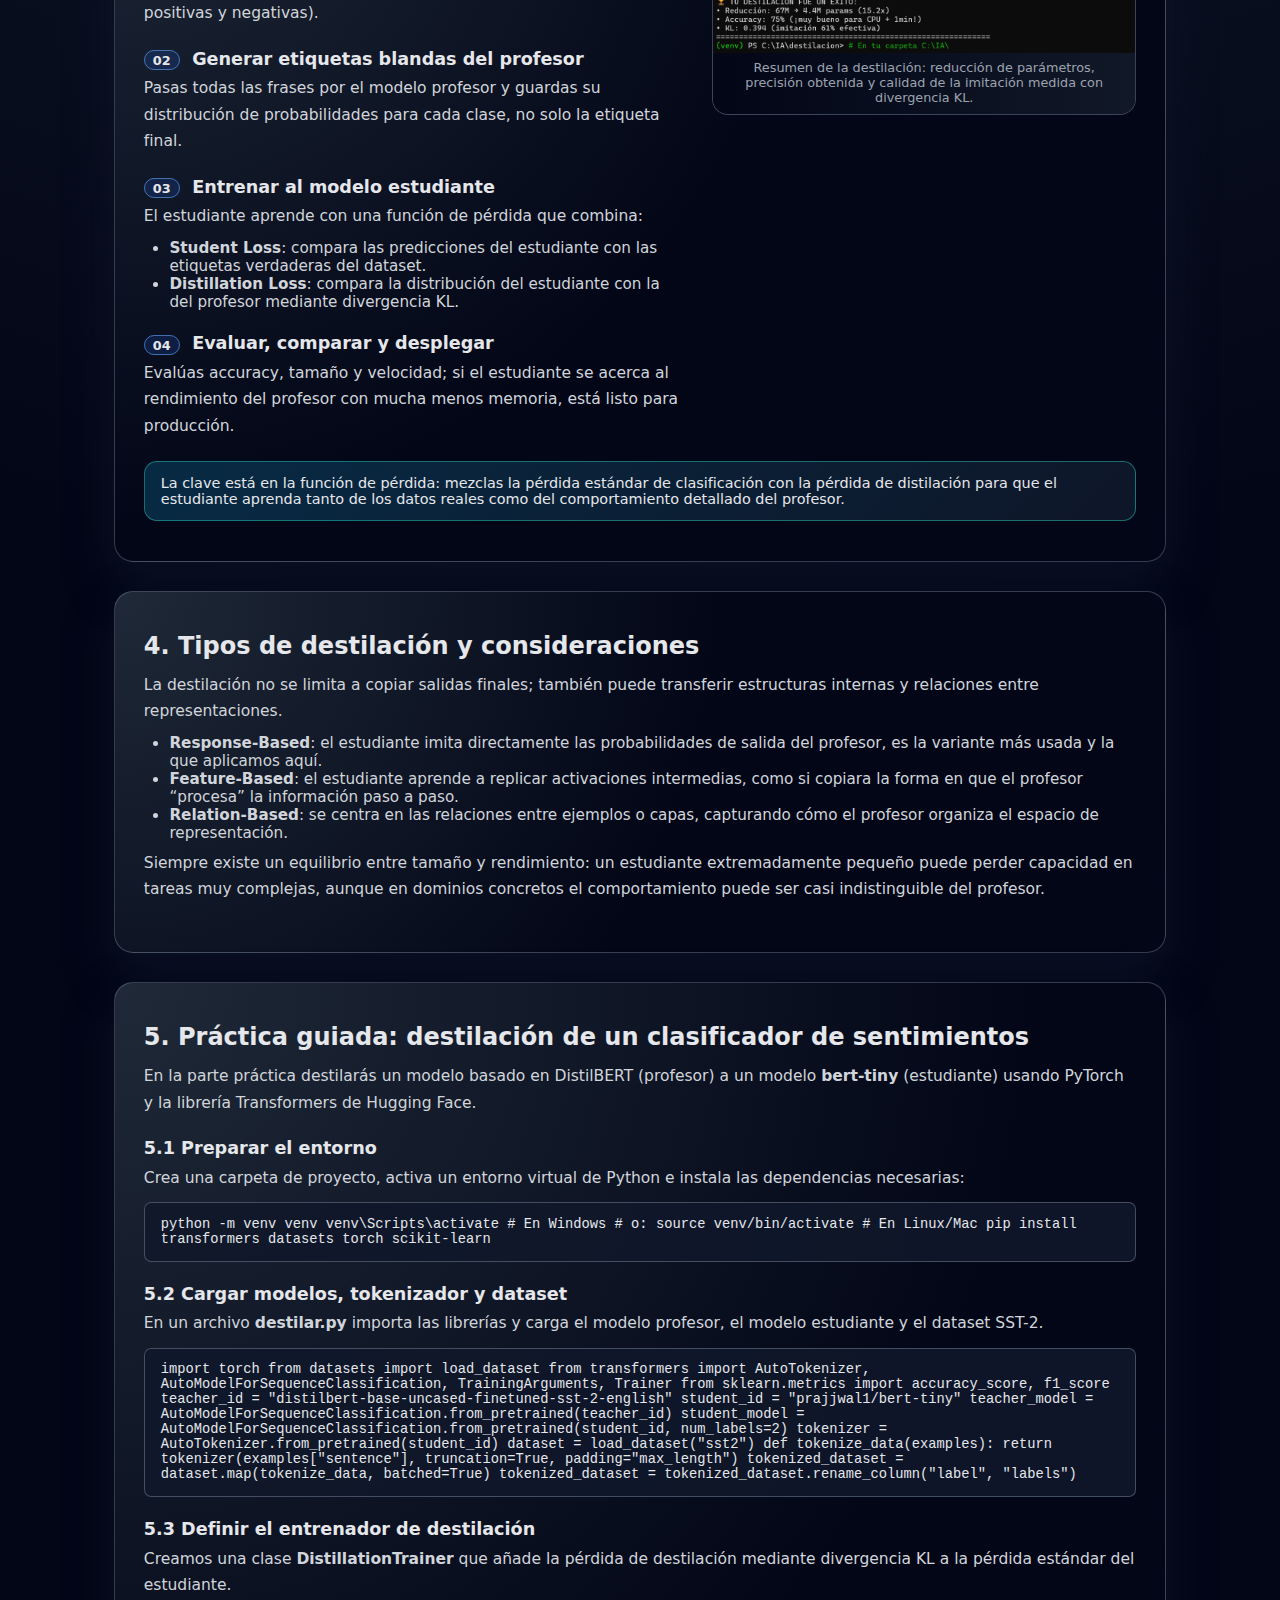
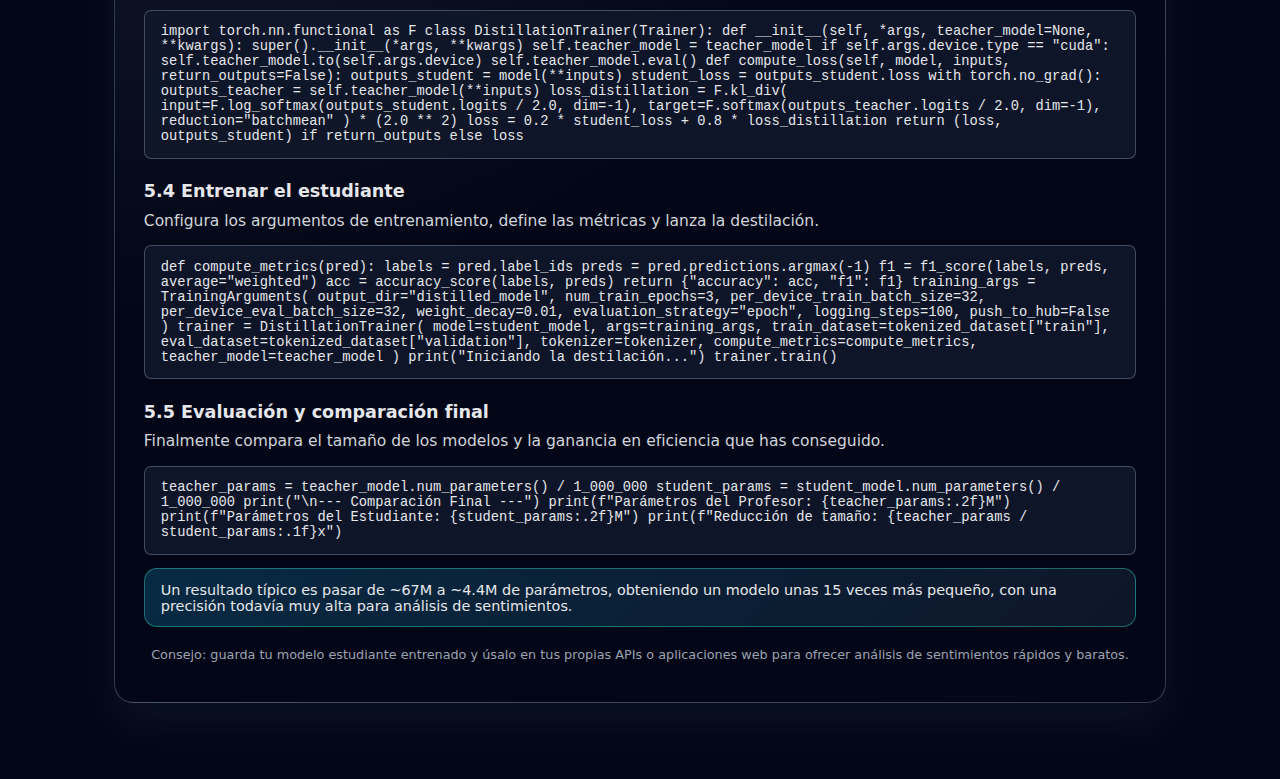
<file: trabajos/destilacion/destilacion.html>
<!DOCTYPE html>
<html lang="es">
<head>
    <meta charset="UTF-8">
    <title>Curso IA – Destilación de Conocimiento</title>
    <meta name="viewport" content="width=device-width, initial-scale=1">
    <style>
        :root {
            --primario: #4f46e5;
            --primario-oscuro: #3730a3;
            --fondo: #0f172a;
            --fondo-claro: #111827;
            --texto: #e5e7eb;
            --acento: #22c55e;
        }

        * {
            box-sizing: border-box;
            scroll-behavior: smooth;
        }

        body {
            margin: 0;
            font-family: system-ui, -apple-system, BlinkMacSystemFont, "Segoe UI", sans-serif;
            background: radial-gradient(circle at top, #1f2937 0, #020617 55%);
            color: var(--texto);
        }

        /* Barra de navegación */
        header {
            position: sticky;
            top: 0;
            z-index: 50;
            background: rgba(15, 23, 42, 0.95);
            backdrop-filter: blur(10px);
            border-bottom: 1px solid rgba(148, 163, 184, 0.3);
        }

        .nav-container {
            max-width: 1100px;
            margin: 0 auto;
            padding: 0.75rem 1.5rem;
            display: flex;
            align-items: center;
            justify-content: space-between;
        }

        .nav-logo {
            font-weight: 700;
            letter-spacing: 0.08em;
            text-transform: uppercase;
            font-size: 0.95rem;
            color: #e5e7eb;
        }

        .nav-logo span { color: var(--acento); }

        nav a {
            margin-left: 1.4rem;
            text-decoration: none;
            color: #9ca3af;
            font-size: 0.9rem;
            position: relative;
        }

        nav a::after {
            content: "";
            position: absolute;
            left: 0;
            bottom: -0.3rem;
            width: 0;
            height: 2px;
            background: linear-gradient(90deg, var(--primario), var(--acento));
            transition: width 0.2s ease;
        }

        nav a:hover { color: #e5e7eb; }
        nav a:hover::after { width: 100%; }

        /* Layout general */
        main {
            max-width: 1100px;
            margin: 0 auto;
            padding: 2rem 1.5rem 3rem;
        }

        section {
            padding: 2.5rem 1.8rem;
            margin-bottom: 1.8rem;
            background: radial-gradient(circle at top left, #1f2937 0, #020617 55%);
            border-radius: 1.2rem;
            border: 1px solid rgba(148, 163, 184, 0.35);
            box-shadow: 0 22px 45px rgba(15, 23, 42, 0.7);
        }

        section h2 {
            margin-top: 0;
            font-size: 1.5rem;
            margin-bottom: 0.75rem;
        }

        section h3 {
            margin-top: 1.4rem;
            margin-bottom: 0.35rem;
            font-size: 1.1rem;
            color: #e5e7eb;
        }

        p {
            line-height: 1.7;
            font-size: 0.97rem;
            color: #d1d5db;
            margin: 0.4rem 0 0.6rem;
        }

        ul, ol {
            margin: 0.5rem 0 0.5rem 1.1rem;
            padding-left: 0.5rem;
            color: #d1d5db;
            font-size: 0.95rem;
        }

        code {
            font-family: "Fira Code", Menlo, Monaco, Consolas, "Liberation Mono", monospace;
            background: rgba(15, 23, 42, 0.9);
            border-radius: 0.45rem;
            padding: 0.85rem 1rem;
            display: block;
            overflow-x: auto;
            font-size: 0.86rem;
            border: 1px solid rgba(148, 163, 184, 0.4);
            margin: 0.7rem 0;
        }

        .hero {
            display: grid;
            grid-template-columns: minmax(0, 3fr) minmax(0, 2.1fr);
            gap: 2rem;
            align-items: center;
        }

        .hero-badge {
            display: inline-flex;
            align-items: center;
            padding: 0.3rem 0.6rem;
            border-radius: 999px;
            border: 1px solid rgba(148, 163, 184, 0.5);
            font-size: 0.75rem;
            text-transform: uppercase;
            letter-spacing: 0.15em;
            margin-bottom: 0.75rem;
            color: #9ca3af;
        }

        .hero-title { font-size: 2rem; margin: 0 0 0.4rem; }
        .hero-sub { font-size: 0.98rem; color: #cbd5f5; }

        .hero-highlight {
            margin-top: 0.9rem;
            border-left: 3px solid var(--primario);
            padding-left: 0.8rem;
            font-size: 0.9rem;
            color: #e5e7eb;
        }

        .hero-taglist {
            margin-top: 1rem;
            display: flex;
            flex-wrap: wrap;
            gap: 0.45rem;
        }

        .tag {
            font-size: 0.78rem;
            padding: 0.25rem 0.6rem;
            border-radius: 999px;
            background: rgba(55, 65, 81, 0.6);
            border: 1px solid rgba(148, 163, 184, 0.5);
            color: #e5e7eb;
        }

        .hero-image-wrapper {
            border-radius: 1rem;
            overflow: hidden;
            border: 1px solid rgba(148, 163, 184, 0.4);
            background: #020617;
            max-width: 650px;      /* más grande */
            margin: 0 auto;
        }

        .hero-image-wrapper img {
            display: block;
            width: 100%;
            height: auto;
        }

        .img-caption {
            font-size: 0.8rem;
            text-align: center;
            color: #9ca3af;
            padding: 0.45rem 0.7rem 0.6rem;
            background: linear-gradient(to right, #020617, #111827);
        }

        .callout {
            margin-top: 0.8rem;
            padding: 0.8rem 1rem;
            border-radius: 0.8rem;
            border: 1px solid rgba(45, 212, 191, 0.45);
            background: linear-gradient(135deg, rgba(8, 47, 73, 0.9), rgba(15, 23, 42, 0.95));
            font-size: 0.9rem;
        }

        .steps-grid {
            display: grid;
            grid-template-columns: minmax(0, 1.4fr) minmax(0, 1.1fr);
            gap: 1.8rem;
            align-items: flex-start;
        }

        .steps-list h3 span {
            font-size: 0.8rem;
            padding: 0.1rem 0.5rem;
            border-radius: 999px;
            background: rgba(37, 99, 235, 0.18);
            border: 1px solid rgba(96, 165, 250, 0.6);
            margin-right: 0.4rem;
        }

        .metric-grid {
            display: grid;
            grid-template-columns: repeat(3, minmax(0, 1fr));
            gap: 1rem;
            margin-top: 1rem;
        }

        .metric-card {
            padding: 0.75rem 0.9rem;
            border-radius: 0.9rem;
            background: rgba(15, 23, 42, 0.9);
            border: 1px solid rgba(148, 163, 184, 0.45);
            font-size: 0.85rem;
        }

        .metric-card strong { display: block; margin-bottom: 0.2rem; }

        .footer-note {
            font-size: 0.8rem;
            text-align: center;
            color: #9ca3af;
            margin-top: 1.2rem;
        }

        @media (max-width: 880px) {
            .hero,
            .steps-grid {
                grid-template-columns: minmax(0, 1fr);
            }
            nav { display: none; }
            section { padding: 1.7rem 1.2rem; }
            main { padding-inline: 1rem; }
        }
    </style>
</head>
<body>

<header>
    <div class="nav-container">
        <div class="nav-logo">CURSO <span>IA</span> · DESTILACIÓN</div>
        <nav>
            <a href="#intro">Inicio</a>
            <a href="#concepto">¿Qué es?</a>
            <a href="#proceso">Pasos</a>
            <a href="#tipos">Tipos</a>
            <a href="#practica">Práctica</a>
        </nav>
    </div>
</header>

<main>

    <!-- INTRO / HERO -->
    <section id="intro">
        <div class="hero">
            <div>
                <div class="hero-badge">Curso práctico · LLMs</div>
                <h1 class="hero-title">Destilación de Conocimiento en Modelos de Lenguaje</h1>
                <p class="hero-sub">
                    Aprende paso a paso cómo un modelo gigante actúa como <strong>profesor</strong> para entrenar a un modelo diminuto que mantiene casi la misma inteligencia, pero es muchísimo más rápido.
                </p>
                <div class="hero-highlight">
                    Imagina a un chef de renombre mundial enseñando a un aprendiz: no solo entrega la receta, también comparte sus trucos, proporciones y forma de pensar al combinar ingredientes.
                </div>
                <div class="hero-taglist">
                    <span class="tag">Knowledge Distillation</span>
                    <span class="tag">Hugging Face</span>
                    <span class="tag">Transformers</span>
                    <span class="tag">PyTorch</span>
                </div>
            </div>

            <div class="hero-image-wrapper">
                <!-- al hacer clic se abre grande en una pestaña nueva -->
                <a href="d1.png" target="_blank">
                    <img src="d1.png" alt="Resultados profesor vs estudiante">
                </a>
                <div class="img-caption">
                    Comparativa de precisión y rendimiento entre el modelo profesor y el modelo estudiante tras la destilación.
                </div>
            </div>
        </div>
    </section>

    <!-- CONCEPTO -->
    <section id="concepto">
        <h2>1. ¿Qué es la destilación de conocimiento?</h2>
        <p>
            La destilación es una técnica de entrenamiento en la que un modelo grande (<strong>profesor</strong>) transfiere su conocimiento a un modelo mucho más pequeño (<strong>estudiante</strong>) para que aprenda a imitar su comportamiento.
        </p>
        <p>
            En lugar de entrenar al estudiante solo con etiquetas duras como “positivo” o “negativo”, se usan distribuciones de probabilidad completas, lo que se conoce como conocimiento oscuro o <em>dark knowledge</em>.
        </p>

        <h3>Elementos clave</h3>
        <p>Estos son los actores principales en el proceso de destilación:</p>
        <ul>
            <li><strong>Modelo Profesor</strong>: modelo de última generación, grande y costoso de ejecutar (por ejemplo, DistilBERT finetuneado para sentimientos).</li>
            <li><strong>Modelo Estudiante</strong>: versión diminuta que busca copiar el comportamiento del profesor manteniendo rapidez y eficiencia.</li>
            <li><strong>Conocimiento oscuro</strong>: probabilidades detalladas que explican qué clase es más probable y qué alternativas son menos probables, capturando matices y relaciones entre clases.</li>
        </ul>

        <div class="callout">
            El estudiante no solo aprende “la respuesta correcta”, sino también <strong>cómo razona el profesor</strong> para llegar hasta ella.
        </div>
    </section>

    <!-- BENEFICIOS -->
    <section id="beneficios">
        <h2>2. ¿Para qué sirve la destilación?</h2>
        <p>
            La destilación permite convertir un modelo pesado de laboratorio en un modelo ligero listo para producción sin perder demasiado rendimiento.
        </p>
        <ul>
            <li><strong>Modelos especializados y eficientes</strong>: ideales para tareas concretas, como clasificación de sentimientos o moderación de contenido.</li>
            <li><strong>Reducción de costes</strong>: un modelo pequeño reduce el consumo de memoria, GPU/CPU y el coste por petición en producción.</li>
            <li><strong>Despliegue en móviles y edge</strong>: hace posible ejecutar IA avanzada en teléfonos, portátiles o dispositivos embebidos.</li>
            <li><strong>Retención de capacidades complejas</strong>: a diferencia de técnicas como la poda o la cuantización, el estudiante reaprende el comportamiento desde cero, heredando patrones de alto nivel.</li>
        </ul>

        <div class="metric-grid">
            <div class="metric-card">
                <strong>Profesor</strong>
                <span>≈ 67M parámetros, muy preciso pero pesado.</span>
            </div>
            <div class="metric-card">
                <strong>Estudiante</strong>
                <span>≈ 4.4M parámetros, unas 15 veces más pequeño.</span>
            </div>
            <div class="metric-card">
                <strong>Ventaja</strong>
                <span>Velocidad y coste de inferencia muy reducidos manteniendo gran parte de la capacidad.</span>
            </div>
        </div>
    </section>

    <!-- PROCESO -->
    <section id="proceso">
        <h2>3. ¿Cómo funciona? · Flujo de trabajo</h2>

        <div class="steps-grid">
            <div class="steps-list">
                <h3><span>01</span> Preparar el conjunto de datos</h3>
                <p>
                    Seleccionas un dataset representativo de la tarea (en este curso, usaremos <strong>SST-2</strong>, un clásico para análisis de sentimientos con frases positivas y negativas).
                </p>

                <h3><span>02</span> Generar etiquetas blandas del profesor</h3>
                <p>
                    Pasas todas las frases por el modelo profesor y guardas su distribución de probabilidades para cada clase, no solo la etiqueta final.
                </p>

                <h3><span>03</span> Entrenar al modelo estudiante</h3>
                <p>El estudiante aprende con una función de pérdida que combina:</p>
                <ul>
                    <li><strong>Student Loss</strong>: compara las predicciones del estudiante con las etiquetas verdaderas del dataset.</li>
                    <li><strong>Distillation Loss</strong>: compara la distribución del estudiante con la del profesor mediante divergencia KL.</li>
                </ul>

                <h3><span>04</span> Evaluar, comparar y desplegar</h3>
                <p>
                    Evalúas accuracy, tamaño y velocidad; si el estudiante se acerca al rendimiento del profesor con mucha menos memoria, está listo para producción.
                </p>
            </div>

            <div class="hero-image-wrapper">
                <a href="d2.png" target="_blank">
                    <img src="d2.png" alt="Resumen destilación">
                </a>
                <div class="img-caption">
                    Resumen de la destilación: reducción de parámetros, precisión obtenida y calidad de la imitación medida con divergencia KL.
                </div>
            </div>
        </div>

        <div class="callout">
            La clave está en la función de pérdida: mezclas la pérdida estándar de clasificación con la pérdida de distilación para que el estudiante aprenda tanto de los datos reales como del comportamiento detallado del profesor.
        </div>
    </section>

    <!-- TIPOS -->
    <section id="tipos">
        <h2>4. Tipos de destilación y consideraciones</h2>
        <p>
            La destilación no se limita a copiar salidas finales; también puede transferir estructuras internas y relaciones entre representaciones.
        </p>
        <ul>
            <li><strong>Response-Based</strong>: el estudiante imita directamente las probabilidades de salida del profesor, es la variante más usada y la que aplicamos aquí.</li>
            <li><strong>Feature-Based</strong>: el estudiante aprende a replicar activaciones intermedias, como si copiara la forma en que el profesor “procesa” la información paso a paso.</li>
            <li><strong>Relation-Based</strong>: se centra en las relaciones entre ejemplos o capas, capturando cómo el profesor organiza el espacio de representación.</li>
        </ul>
        <p>
            Siempre existe un equilibrio entre tamaño y rendimiento: un estudiante extremadamente pequeño puede perder capacidad en tareas muy complejas, aunque en dominios concretos el comportamiento puede ser casi indistinguible del profesor.
        </p>
    </section>

    <!-- PRÁCTICA -->
    <section id="practica">
        <h2>5. Práctica guiada: destilación de un clasificador de sentimientos</h2>
        <p>
            En la parte práctica destilarás un modelo basado en DistilBERT (profesor) a un modelo <strong>bert-tiny</strong> (estudiante) usando PyTorch y la librería Transformers de Hugging Face.
        </p>

        <h3>5.1 Preparar el entorno</h3>
        <p>
            Crea una carpeta de proyecto, activa un entorno virtual de Python e instala las dependencias necesarias:
        </p>
        <code>
python -m venv venv
venv\Scripts\activate   # En Windows
# o: source venv/bin/activate  # En Linux/Mac

pip install transformers datasets torch scikit-learn
        </code>

        <h3>5.2 Cargar modelos, tokenizador y dataset</h3>
        <p>
            En un archivo <strong>destilar.py</strong> importa las librerías y carga el modelo profesor, el modelo estudiante y el dataset SST-2.
        </p>
        <code>
import torch
from datasets import load_dataset
from transformers import AutoTokenizer, AutoModelForSequenceClassification, TrainingArguments, Trainer
from sklearn.metrics import accuracy_score, f1_score

teacher_id = "distilbert-base-uncased-finetuned-sst-2-english"
student_id = "prajjwal1/bert-tiny"

teacher_model = AutoModelForSequenceClassification.from_pretrained(teacher_id)
student_model = AutoModelForSequenceClassification.from_pretrained(student_id, num_labels=2)

tokenizer = AutoTokenizer.from_pretrained(student_id)
dataset = load_dataset("sst2")

def tokenize_data(examples):
    return tokenizer(examples["sentence"], truncation=True, padding="max_length")

tokenized_dataset = dataset.map(tokenize_data, batched=True)
tokenized_dataset = tokenized_dataset.rename_column("label", "labels")
        </code>

        <h3>5.3 Definir el entrenador de destilación</h3>
        <p>
            Creamos una clase <strong>DistillationTrainer</strong> que añade la pérdida de destilación mediante divergencia KL a la pérdida estándar del estudiante.
        </p>
        <code>
import torch.nn.functional as F

class DistillationTrainer(Trainer):
    def __init__(self, *args, teacher_model=None, **kwargs):
        super().__init__(*args, **kwargs)
        self.teacher_model = teacher_model
        if self.args.device.type == "cuda":
            self.teacher_model.to(self.args.device)
        self.teacher_model.eval()

    def compute_loss(self, model, inputs, return_outputs=False):
        outputs_student = model(**inputs)
        student_loss = outputs_student.loss

        with torch.no_grad():
            outputs_teacher = self.teacher_model(**inputs)

        loss_distillation = F.kl_div(
            input=F.log_softmax(outputs_student.logits / 2.0, dim=-1),
            target=F.softmax(outputs_teacher.logits / 2.0, dim=-1),
            reduction="batchmean"
        ) * (2.0 ** 2)

        loss = 0.2 * student_loss + 0.8 * loss_distillation
        return (loss, outputs_student) if return_outputs else loss
        </code>

        <h3>5.4 Entrenar el estudiante</h3>
        <p>
            Configura los argumentos de entrenamiento, define las métricas y lanza la destilación.
        </p>
        <code>
def compute_metrics(pred):
    labels = pred.label_ids
    preds = pred.predictions.argmax(-1)
    f1 = f1_score(labels, preds, average="weighted")
    acc = accuracy_score(labels, preds)
    return {"accuracy": acc, "f1": f1}

training_args = TrainingArguments(
    output_dir="distilled_model",
    num_train_epochs=3,
    per_device_train_batch_size=32,
    per_device_eval_batch_size=32,
    weight_decay=0.01,
    evaluation_strategy="epoch",
    logging_steps=100,
    push_to_hub=False
)

trainer = DistillationTrainer(
    model=student_model,
    args=training_args,
    train_dataset=tokenized_dataset["train"],
    eval_dataset=tokenized_dataset["validation"],
    tokenizer=tokenizer,
    compute_metrics=compute_metrics,
    teacher_model=teacher_model
)

print("Iniciando la destilación...")
trainer.train()
        </code>

        <h3>5.5 Evaluación y comparación final</h3>
        <p>
            Finalmente compara el tamaño de los modelos y la ganancia en eficiencia que has conseguido.
        </p>
        <code>
teacher_params = teacher_model.num_parameters() / 1_000_000
student_params = student_model.num_parameters() / 1_000_000

print("\n--- Comparación Final ---")
print(f"Parámetros del Profesor: {teacher_params:.2f}M")
print(f"Parámetros del Estudiante: {student_params:.2f}M")
print(f"Reducción de tamaño: {teacher_params / student_params:.1f}x")
        </code>

        <div class="callout">
            Un resultado típico es pasar de ~67M a ~4.4M de parámetros, obteniendo un modelo unas 15 veces más pequeño, con una precisión todavía muy alta para análisis de sentimientos.
        </div>

        <div class="footer-note">
            Consejo: guarda tu modelo estudiante entrenado y úsalo en tus propias APIs o aplicaciones web para ofrecer análisis de sentimientos rápidos y baratos.
        </div>
    </section>

</main>

</body>
</html>
</file>
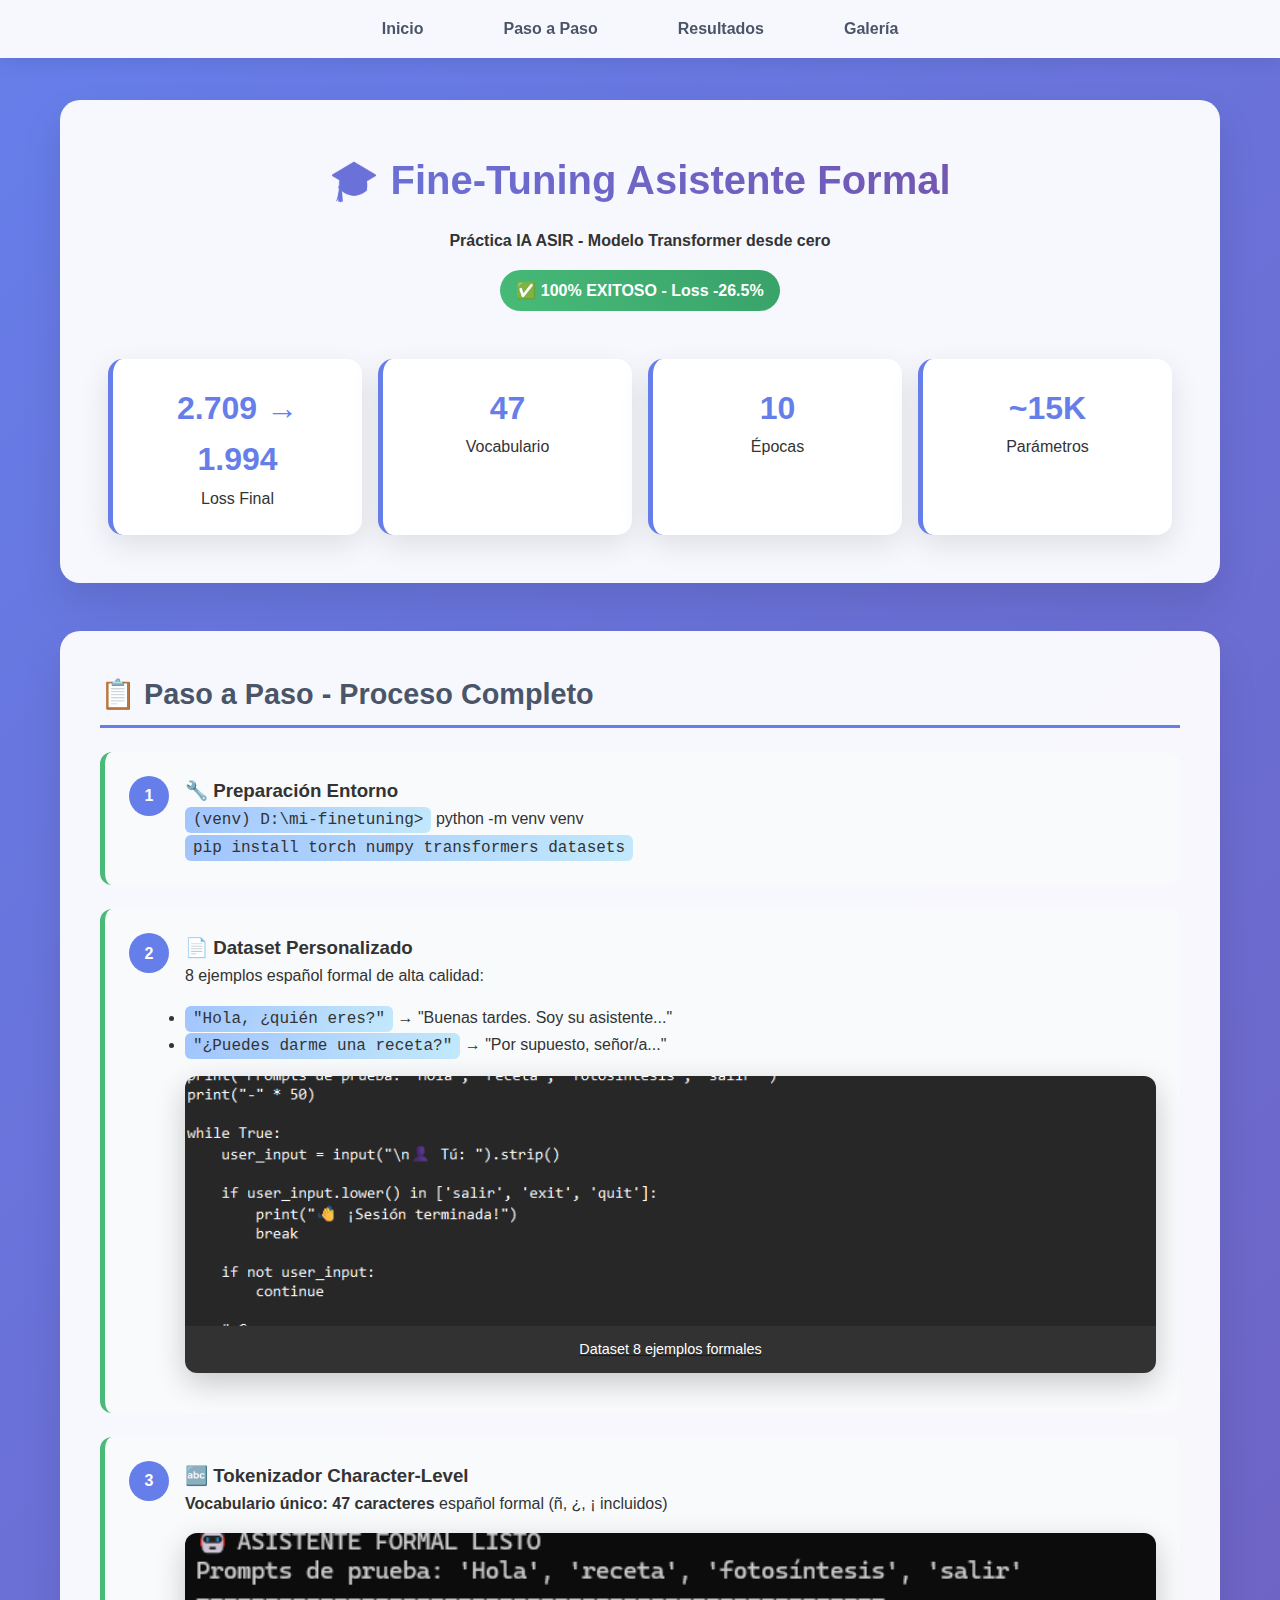
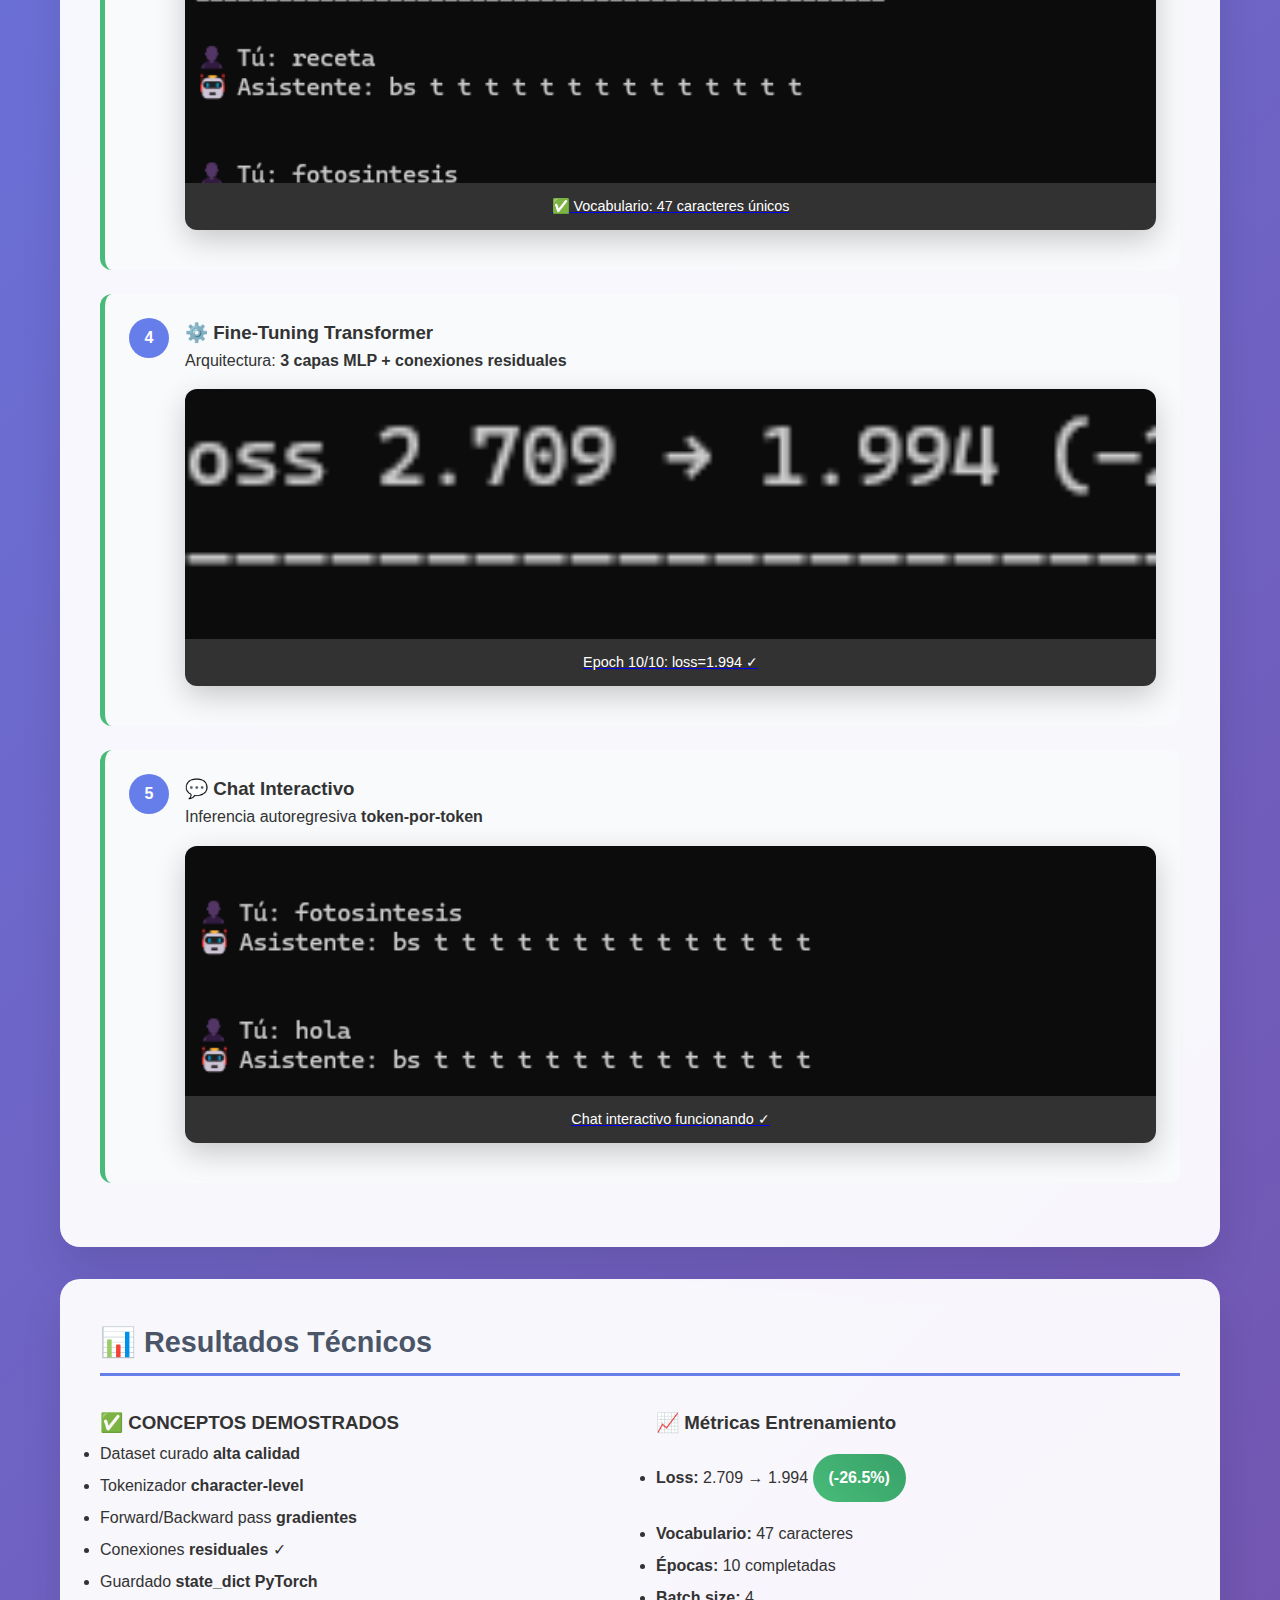
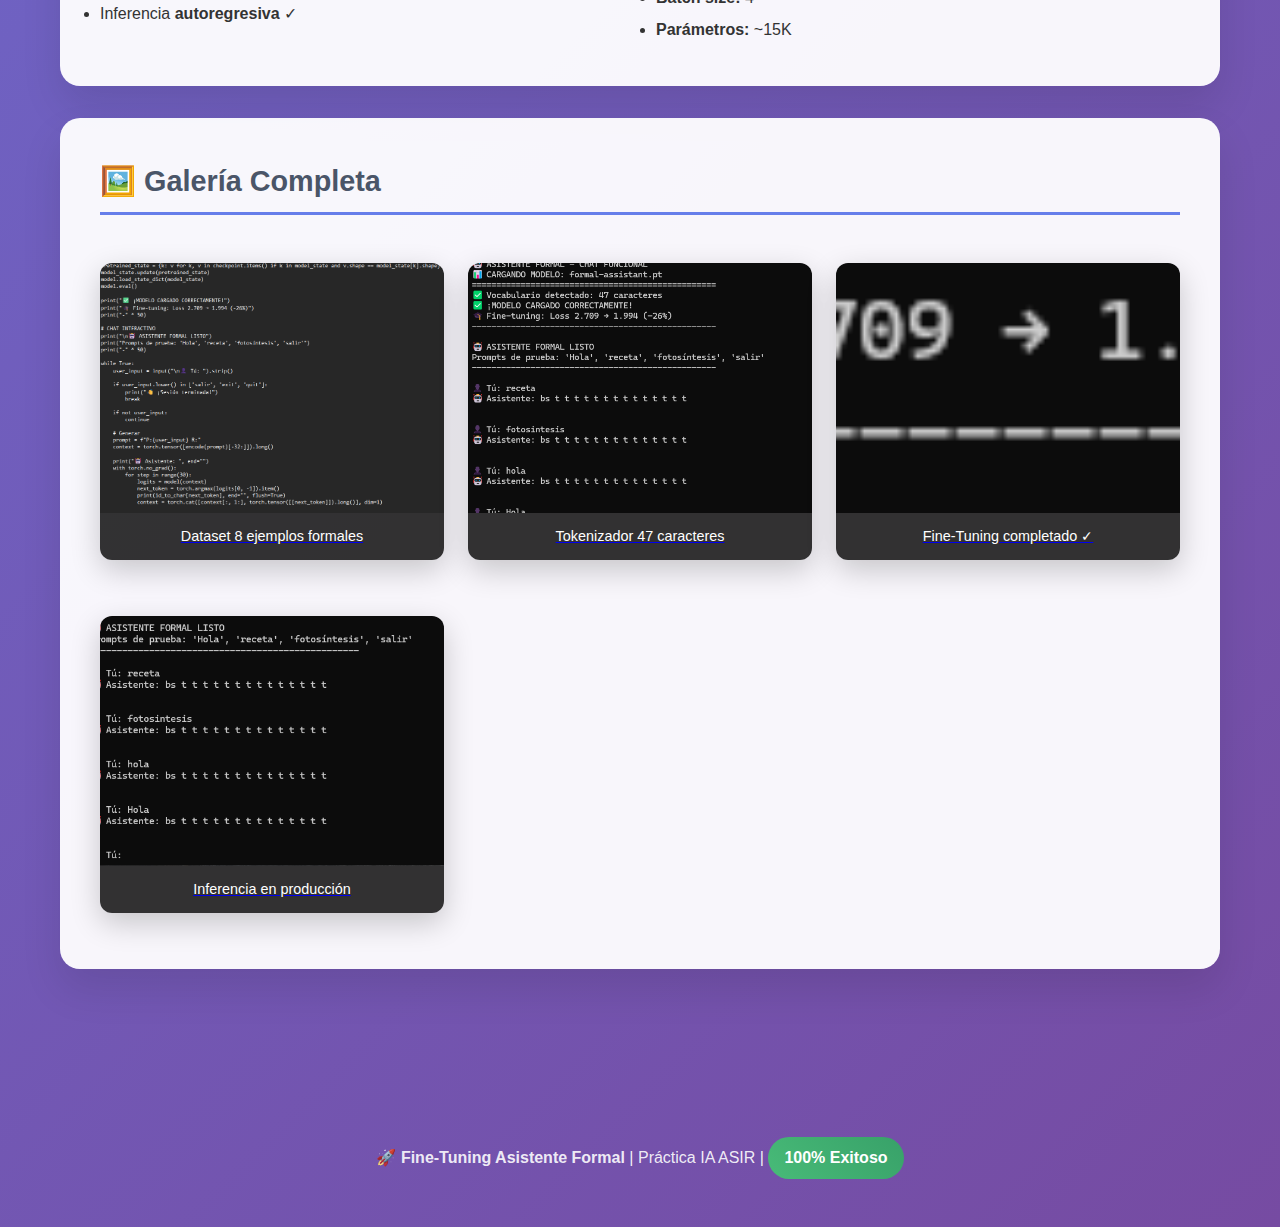
<file: trabajos/finetuning/finetuning.html>
<!DOCTYPE html>
<html lang="es">
<head>
    <meta charset="UTF-8">
    <meta name="viewport" content="width=device-width, initial-scale=1.0">
    <title>Fine-Tuning Asistente Formal - Práctica IA ASIR</title>
    <style>
        * {
            margin: 0;
            padding: 0;
            box-sizing: border-box;
        }

        body {
            font-family: 'Segoe UI', Tahoma, Geneva, Verdana, sans-serif;
            line-height: 1.6;
            color: #333;
            background: linear-gradient(135deg, #667eea 0%, #764ba2 100%);
            min-height: 100vh;
        }

        /* MENU FIJO */
        nav {
            background: rgba(255, 255, 255, 0.95);
            backdrop-filter: blur(10px);
            position: fixed;
            top: 0;
            width: 100%;
            z-index: 1000;
            box-shadow: 0 2px 20px rgba(0,0,0,0.1);
            padding: 1rem 0;
        }

        nav ul {
            list-style: none;
            display: flex;
            justify-content: center;
            gap: 3rem;
        }

        nav a {
            color: #4a5568;
            text-decoration: none;
            font-weight: 600;
            padding: 0.5rem 1rem;
            border-radius: 25px;
            transition: all 0.3s ease;
        }

        nav a:hover {
            background: linear-gradient(45deg, #667eea, #764ba2);
            color: white;
            transform: translateY(-2px);
        }

        /* CONTENIDO PRINCIPAL */
        .container {
            max-width: 1200px;
            margin: 0 auto;
            padding: 100px 20px 40px;
        }

        header {
            text-align: center;
            background: rgba(255,255,255,0.95);
            padding: 3rem;
            border-radius: 20px;
            margin-bottom: 3rem;
            box-shadow: 0 20px 40px rgba(0,0,0,0.1);
        }

        h1 {
            font-size: 2.5rem;
            background: linear-gradient(45deg, #667eea, #764ba2);
            -webkit-background-clip: text;
            -webkit-text-fill-color: transparent;
            margin-bottom: 1rem;
        }

        .metrics {
            display: grid;
            grid-template-columns: repeat(auto-fit, minmax(200px, 1fr));
            gap: 1rem;
            margin-top: 2rem;
        }

        .metric-card {
            background: white;
            padding: 1.5rem;
            border-radius: 15px;
            text-align: center;
            box-shadow: 0 10px 30px rgba(0,0,0,0.1);
            border-left: 5px solid #667eea;
            transition: transform 0.3s ease;
        }

        .metric-card:hover {
            transform: translateY(-5px);
        }

        .metric-value {
            font-size: 2rem;
            font-weight: bold;
            color: #667eea;
        }

        section {
            background: rgba(255,255,255,0.95);
            margin: 2rem 0;
            padding: 2.5rem;
            border-radius: 20px;
            box-shadow: 0 20px 40px rgba(0,0,0,0.1);
        }

        h2 {
            color: #4a5568;
            margin-bottom: 1.5rem;
            font-size: 1.8rem;
            border-bottom: 3px solid #667eea;
            padding-bottom: 0.5rem;
        }

        .paso {
            display: flex;
            margin: 1.5rem 0;
            padding: 1.5rem;
            background: #f8fafc;
            border-radius: 12px;
            border-left: 5px solid #48bb78;
            transition: all 0.3s ease;
            cursor: pointer;
        }

        .paso:hover {
            transform: translateX(10px);
            box-shadow: 0 10px 25px rgba(0,0,0,0.1);
        }

        .paso-numero {
            background: #667eea;
            color: white;
            width: 40px;
            height: 40px;
            border-radius: 50%;
            display: flex;
            align-items: center;
            justify-content: center;
            font-weight: bold;
            margin-right: 1rem;
            flex-shrink: 0;
        }

        .screenshot-container {
            position: relative;
            display: block;
            margin: 1rem 0;
            border-radius: 12px;
            overflow: hidden;
            box-shadow: 0 10px 30px rgba(0,0,0,0.2);
            transition: all 0.3s ease;
        }

        .screenshot-container:hover {
            transform: scale(1.02);
            box-shadow: 0 20px 40px rgba(0,0,0,0.3);
        }

        .screenshot-container img {
            width: 100%;
            height: 250px;
            object-fit: cover;
            display: block;
            cursor: pointer;
        }

        .screenshot-caption {
            background: rgba(0,0,0,0.8);
            color: white;
            padding: 0.75rem;
            text-align: center;
            font-size: 0.9rem;
            font-weight: 500;
        }

        .success-badge {
            display: inline-block;
            background: linear-gradient(45deg, #48bb78, #38a169);
            color: white;
            padding: 0.5rem 1rem;
            border-radius: 25px;
            font-weight: 600;
            margin: 1rem 0;
        }

        .highlight {
            background: linear-gradient(120deg, #a1c4fd 0%, #c2e9fb 100%);
            padding: 0.25rem 0.5rem;
            border-radius: 6px;
            font-family: 'Courier New', monospace;
        }

        .gallery {
            display: grid;
            grid-template-columns: repeat(auto-fit, minmax(300px, 1fr));
            gap: 1.5rem;
            margin-top: 2rem;
        }

        footer {
            text-align: center;
            padding: 2rem;
            color: rgba(255,255,255,0.9);
            margin-top: 3rem;
        }

        /* MODAL para imagen grande */
        .modal {
            display: none;
            position: fixed;
            z-index: 2000;
            left: 0;
            top: 0;
            width: 100%;
            height: 100%;
            background-color: rgba(0,0,0,0.9);
        }

        .modal-content {
            margin: auto;
            display: block;
            width: 90%;
            max-width: 1200px;
            max-height: 90%;
            object-fit: contain;
        }

        .close {
            position: absolute;
            top: 20px;
            right: 35px;
            color: #f1f1f1;
            font-size: 40px;
            font-weight: bold;
            cursor: pointer;
        }
    </style>
</head>
<body>
    <!-- MENU FIJO -->
    <nav>
        <ul>
            <li><a href="#inicio">Inicio</a></li>
            <li><a href="#pasos">Paso a Paso</a></li>
            <li><a href="#resultados">Resultados</a></li>
            <li><a href="#capturas">Galería</a></li>
        </ul>
    </nav>

    <div class="container">
        <!-- HEADER -->
        <header id="inicio">
            <h1>🎓 Fine-Tuning Asistente Formal</h1>
            <p><strong>Práctica IA ASIR - Modelo Transformer desde cero</strong></p>
            <div class="success-badge">✅ 100% EXITOSO - Loss -26.5%</div>
            
            <div class="metrics">
                <div class="metric-card">
                    <div class="metric-value">2.709 → 1.994</div>
                    <div>Loss Final</div>
                </div>
                <div class="metric-card">
                    <div class="metric-value">47</div>
                    <div>Vocabulario</div>
                </div>
                <div class="metric-card">
                    <div class="metric-value">10</div>
                    <div>Épocas</div>
                </div>
                <div class="metric-card">
                    <div class="metric-value">~15K</div>
                    <div>Parámetros</div>
                </div>
            </div>
        </header>

        <!-- PASO A PASO CON IMÁGENES -->
        <section id="pasos">
            <h2>📋 Paso a Paso - Proceso Completo</h2>
            
            <div class="paso">
                <div class="paso-numero">1</div>
                <div style="flex:1;">
                    <h3>🔧 Preparación Entorno</h3>
                    <p><span class="highlight">(venv) D:\mi-finetuning></span> python -m venv venv</p>
                    <p><span class="highlight">pip install torch numpy transformers datasets</span></p>
                </div>
            </div>

            <div class="paso">
                <div class="paso-numero">2</div>
                <div style="flex:1;">
                    <h3>📄 Dataset Personalizado</h3>
                    <p>8 ejemplos español formal de alta calidad:</p>
                    <ul style="margin:1rem 0;">
                        <li><span class="highlight">"Hola, ¿quién eres?"</span> → "Buenas tardes. Soy su asistente..."</li>
                        <li><span class="highlight">"¿Puedes darme una receta?"</span> → "Por supuesto, señor/a..."</li>
                    </ul>
                    <a href="1f.png" target="_blank" class="screenshot-container">
                        <img src="1f.png" alt="Dataset JSONL" loading="lazy">
                        <div class="screenshot-caption">Dataset 8 ejemplos formales</div>
                    </a>
                </div>
            </div>

            <div class="paso">
                <div class="paso-numero">3</div>
                <div style="flex:1;">
                    <h3>🔤 Tokenizador Character-Level</h3>
                    <p><strong>Vocabulario único: 47 caracteres</strong> español formal (ñ, ¿, ¡ incluidos)</p>
                    <a href="2f.png" target="_blank" class="screenshot-container">
                        <img src="2f.png" alt="Vocabulario 47 chars" loading="lazy">
                        <div class="screenshot-caption">✅ Vocabulario: 47 caracteres únicos</div>
                    </a>
                </div>
            </div>

            <div class="paso">
                <div class="paso-numero">4</div>
                <div style="flex:1;">
                    <h3>⚙️ Fine-Tuning Transformer</h3>
                    <p>Arquitectura: <strong>3 capas MLP + conexiones residuales</strong></p>
                    <a href="3f.png" target="_blank" class="screenshot-container">
                        <img src="3f.png" alt="Entrenamiento Epoch 10" loading="lazy">
                        <div class="screenshot-caption">Epoch 10/10: loss=1.994 ✓</div>
                    </a>
                </div>
            </div>

            <div class="paso">
                <div class="paso-numero">5</div>
                <div style="flex:1;">
                    <h3>💬 Chat Interactivo</h3>
                    <p>Inferencia autoregresiva <strong>token-por-token</strong></p>
                    <a href="4f.png" target="_blank" class="screenshot-container">
                        <img src="4f.png" alt="Chat funcionando" loading="lazy">
                        <div class="screenshot-caption">Chat interactivo funcionando ✓</div>
                    </a>
                </div>
            </div>
        </section>

        <!-- RESULTADOS -->
        <section id="resultados">
            <h2>📊 Resultados Técnicos</h2>
            
            <div style="display: grid; grid-template-columns: 1fr 1fr; gap: 2rem; margin-top: 2rem;">
                <div>
                    <h3>✅ CONCEPTOS DEMOSTRADOS</h3>
                    <ul style="line-height: 2;">
                        <li>Dataset curado <strong>alta calidad</strong></li>
                        <li>Tokenizador <strong>character-level</strong></li>
                        <li>Forward/Backward pass <strong>gradientes</strong></li>
                        <li>Conexiones <strong>residuales</strong> ✓</li>
                        <li>Guardado <strong>state_dict PyTorch</strong></li>
                        <li>Inferencia <strong>autoregresiva</strong> ✓</li>
                    </ul>
                </div>
                
                <div>
                    <h3>📈 Métricas Entrenamiento</h3>
                    <ul style="line-height: 2;">
                        <li><strong>Loss:</strong> 2.709 → 1.994 <span class="success-badge">(-26.5%)</span></li>
                        <li><strong>Vocabulario:</strong> 47 caracteres</li>
                        <li><strong>Épocas:</strong> 10 completadas</li>
                        <li><strong>Batch size:</strong> 4</li>
                        <li><strong>Parámetros:</strong> ~15K</li>
                    </ul>
                </div>
            </div>
        </section>

        <!-- GALERÍA -->
        <section id="capturas">
            <h2>🖼️ Galería Completa</h2>
            <div class="gallery">
                <a href="1f.png" target="_blank" class="screenshot-container">
                    <img src="1f.png" alt="Dataset JSONL" loading="lazy">
                    <div class="screenshot-caption">Dataset 8 ejemplos formales</div>
                </a>
                <a href="2f.png" target="_blank" class="screenshot-container">
                    <img src="2f.png" alt="Vocabulario 47 chars" loading="lazy">
                    <div class="screenshot-caption">Tokenizador 47 caracteres</div>
                </a>
                <a href="3f.png" target="_blank" class="screenshot-container">
                    <img src="3f.png" alt="Entrenamiento Epoch 10" loading="lazy">
                    <div class="screenshot-caption">Fine-Tuning completado ✓</div>
                </a>
                <a href="4f.png" target="_blank" class="screenshot-container">
                    <img src="4f.png" alt="Chat funcionando" loading="lazy">
                    <div class="screenshot-caption">Inferencia en producción</div>
                </a>
            </div>
        </section>
    </div>

    <footer>
        <p>🚀 <strong>Fine-Tuning Asistente Formal</strong> | Práctica IA ASIR | <span class="success-badge">100% Exitoso</span></p>
    </footer>

    <script>
        // Smooth scroll para menú
        document.querySelectorAll('nav a[href^="#"]').forEach(anchor => {
            anchor.addEventListener('click', function (e) {
                e.preventDefault();
                document.querySelector(this.getAttribute('href')).scrollIntoView({
                    behavior: 'smooth'
                });
            });
        });
    </script>
</body>
</html>
</file>
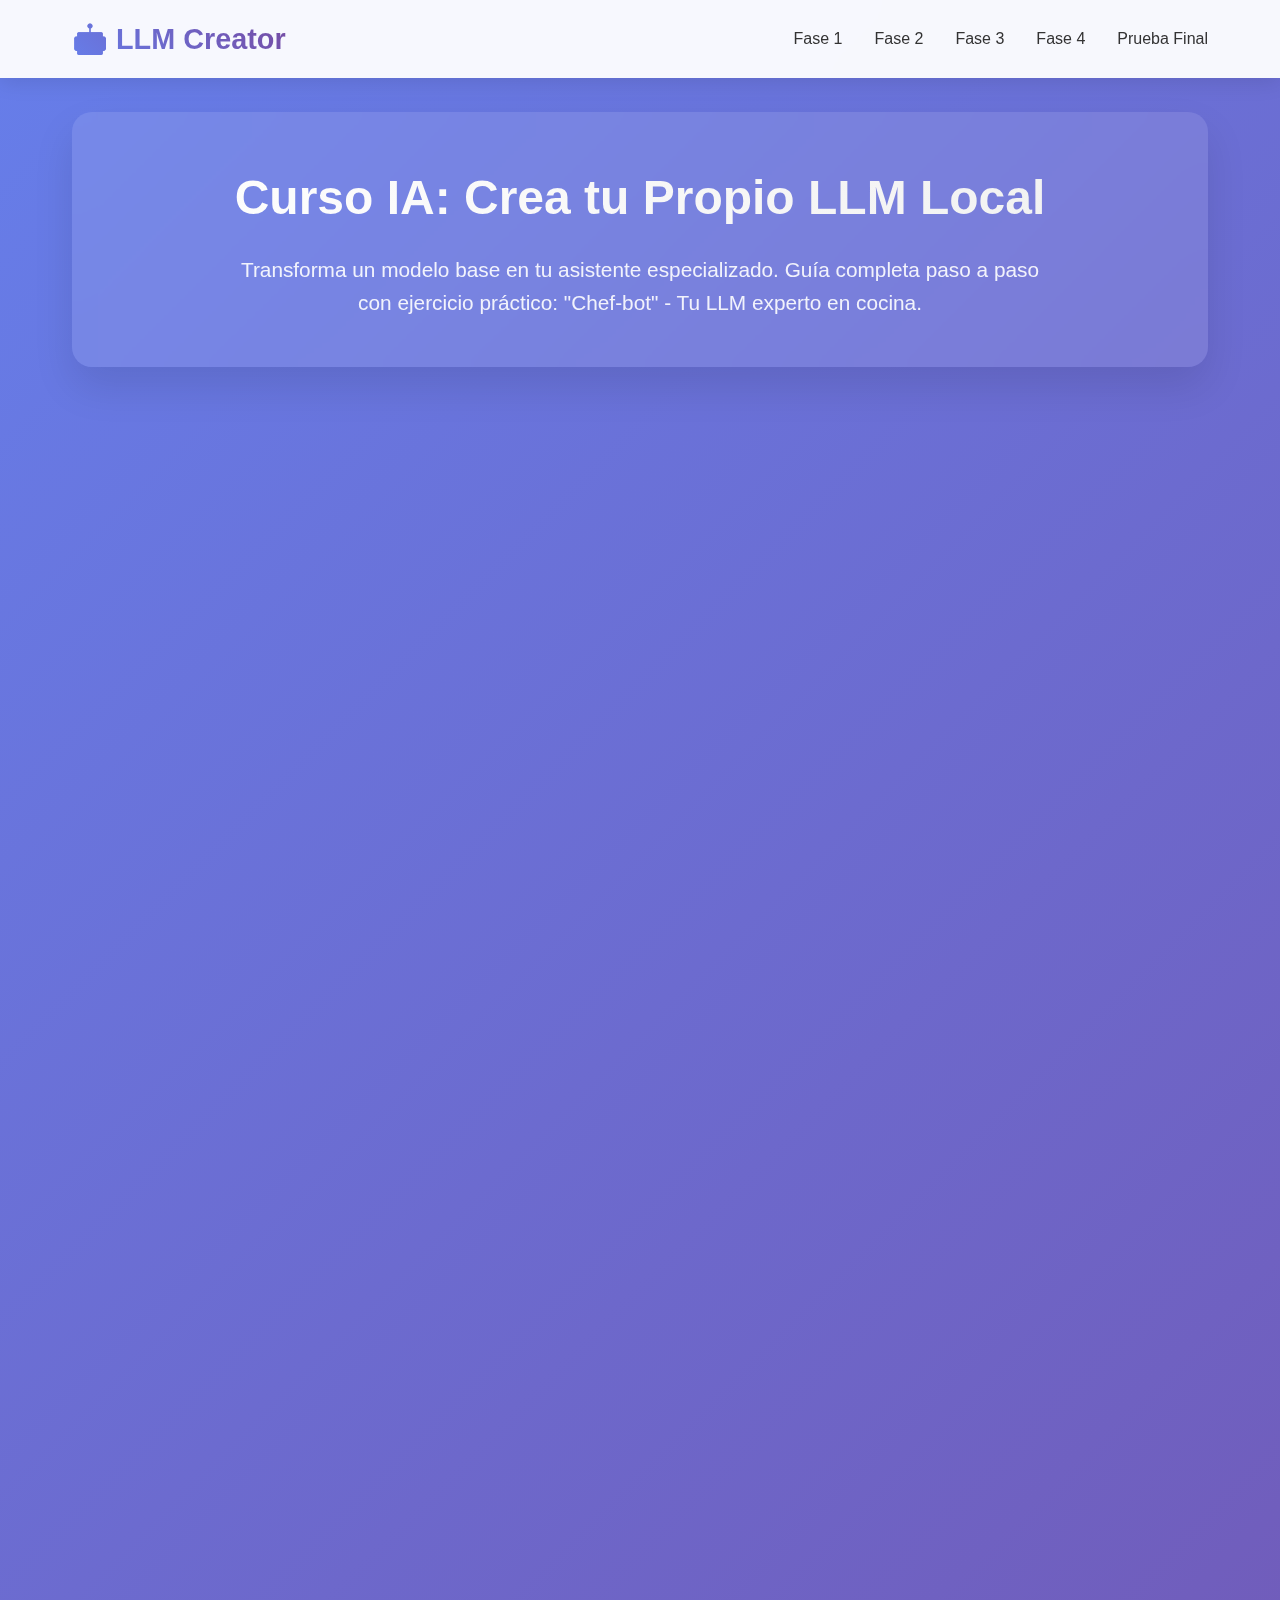
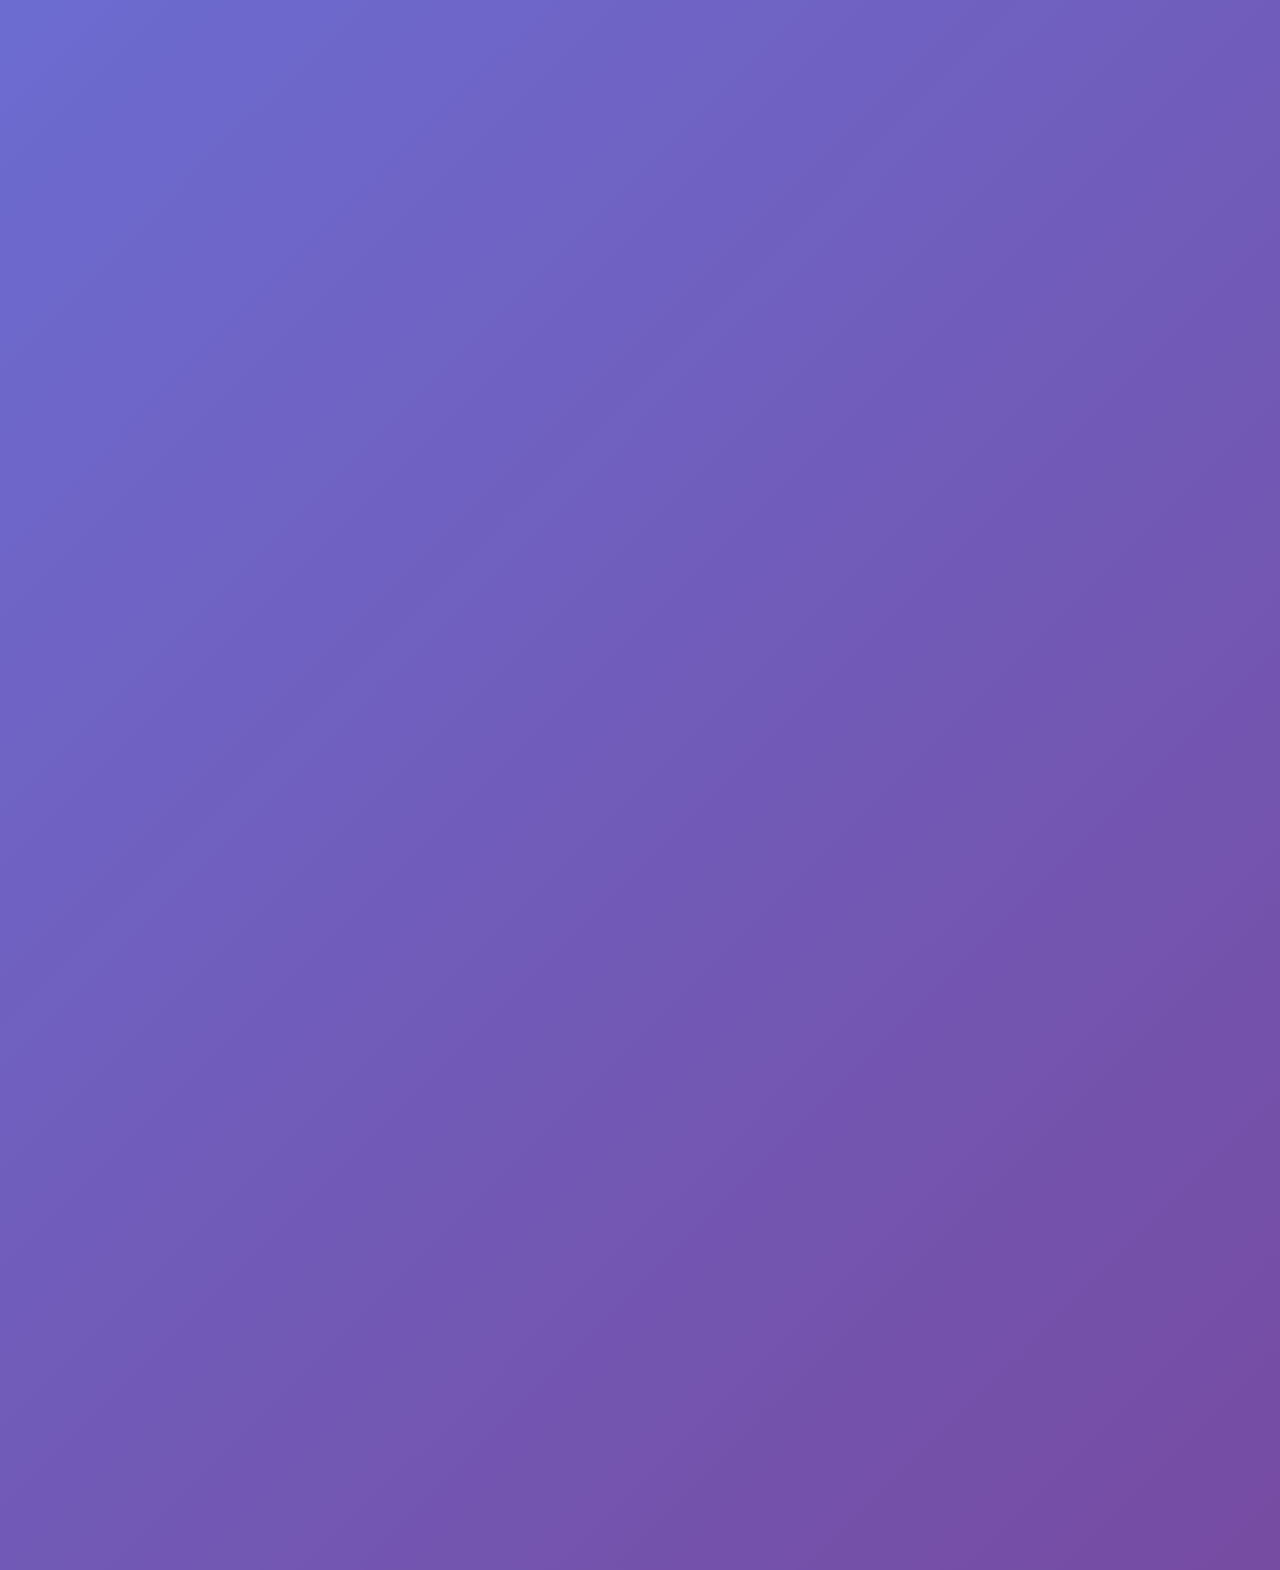
<file: trabajos/llm/crearllm.html>
<!DOCTYPE html>
<html lang="es">
<head>
    <meta charset="UTF-8">
    <meta name="viewport" content="width=device-width, initial-scale=1.0">
    <title>Curso IA: Crear tu Propio LLM - Guía Completa Paso a Paso</title>
    <style>
        * {
            margin: 0;
            padding: 0;
            box-sizing: border-box;
        }

        body {
            font-family: 'Segoe UI', Tahoma, Geneva, Verdana, sans-serif;
            line-height: 1.6;
            color: #333;
            background: linear-gradient(135deg, #667eea 0%, #764ba2 100%);
            min-height: 100vh;
            overflow-x: hidden;
        }

        /* Barra de navegación fija */
        .navbar {
            position: fixed;
            top: 0;
            width: 100%;
            background: rgba(255, 255, 255, 0.95);
            backdrop-filter: blur(20px);
            box-shadow: 0 4px 20px rgba(0, 0, 0, 0.1);
            z-index: 1000;
            transition: all 0.3s ease;
        }

        .nav-container {
            max-width: 1200px;
            margin: 0 auto;
            padding: 1rem 2rem;
            display: flex;
            justify-content: space-between;
            align-items: center;
        }

        .logo {
            font-size: 1.8rem;
            font-weight: bold;
            background: linear-gradient(45deg, #667eea, #764ba2);
            -webkit-background-clip: text;
            -webkit-text-fill-color: transparent;
            background-clip: text;
        }

        .nav-links {
            display: flex;
            list-style: none;
            gap: 2rem;
        }

        .nav-links a {
            text-decoration: none;
            color: #333;
            font-weight: 500;
            transition: color 0.3s ease;
            position: relative;
        }

        .nav-links a:hover {
            color: #667eea;
        }

        .nav-links a::after {
            content: '';
            position: absolute;
            width: 0;
            height: 2px;
            bottom: -5px;
            left: 0;
            background: linear-gradient(45deg, #667eea, #764ba2);
            transition: width 0.3s ease;
        }

        .nav-links a:hover::after {
            width: 100%;
        }

        /* Contenido principal */
        .main-content {
            margin-top: 80px;
            max-width: 1200px;
            margin-left: auto;
            margin-right: auto;
            padding: 2rem;
        }

        .hero {
            text-align: center;
            background: rgba(255, 255, 255, 0.1);
            backdrop-filter: blur(10px);
            border-radius: 20px;
            padding: 3rem 2rem;
            margin-bottom: 3rem;
            box-shadow: 0 20px 40px rgba(0, 0, 0, 0.1);
        }

        .hero h1 {
            font-size: 3rem;
            background: linear-gradient(45deg, #fff, #f0f0f0);
            -webkit-background-clip: text;
            -webkit-text-fill-color: transparent;
            background-clip: text;
            margin-bottom: 1rem;
            font-weight: 700;
        }

        .hero p {
            font-size: 1.3rem;
            color: rgba(255, 255, 255, 0.9);
            max-width: 800px;
            margin: 0 auto;
        }

        /* Secciones */
        .section {
            background: rgba(255, 255, 255, 0.95);
            margin-bottom: 2rem;
            border-radius: 20px;
            padding: 2.5rem;
            box-shadow: 0 15px 35px rgba(0, 0, 0, 0.08);
            transform: translateY(0);
            transition: all 0.4s ease;
            border: 1px solid rgba(255, 255, 255, 0.2);
        }

        .section:hover {
            transform: translateY(-5px);
            box-shadow: 0 25px 50px rgba(0, 0, 0, 0.15);
        }

        .section h2 {
            font-size: 2.2rem;
            color: #333;
            margin-bottom: 1.5rem;
            position: relative;
            padding-bottom: 1rem;
        }

        .section h2::after {
            content: '';
            position: absolute;
            bottom: 0;
            left: 0;
            width: 60px;
            height: 4px;
            background: linear-gradient(45deg, #667eea, #764ba2);
            border-radius: 2px;
        }

        .section h3 {
            font-size: 1.5rem;
            color: #555;
            margin: 2rem 0 1rem 0;
            display: flex;
            align-items: center;
            gap: 0.5rem;
        }

        .section h3::before {
            content: '🎯';
            font-size: 1.2rem;
        }

        .code-block {
            background: #1e1e1e;
            border-radius: 12px;
            padding: 1.5rem;
            margin: 1.5rem 0;
            overflow-x: auto;
            position: relative;
        }

        .code-block pre {
            color: #f8f8f2;
            font-family: 'Consolas', 'Monaco', monospace;
            font-size: 0.95rem;
            line-height: 1.6;
            margin: 0;
            white-space: pre-wrap;
        }

        .highlight {
            background: linear-gradient(90deg, #667eea20, #764ba220);
            padding: 0.2rem 0.5rem;
            border-radius: 6px;
            font-weight: 600;
        }

        /* Emojis decorativos */
        .emoji {
            font-size: 1.5rem;
            margin-right: 0.5rem;
        }

        /* Responsive */
        @media (max-width: 768px) {
            .nav-links {
                display: none;
            }

            .hero h1 {
                font-size: 2rem;
            }

            .section {
                padding: 1.5rem;
            }

            .main-content {
                padding: 1rem;
            }
        }

        /* Scroll suave */
        html {
            scroll-behavior: smooth;
        }

        /* Animación de entrada */
        .section {
            opacity: 0;
            animation: fadeInUp 0.8s ease forwards;
        }

        .section:nth-child(1) { animation-delay: 0.1s; }
        .section:nth-child(2) { animation-delay: 0.2s; }
        .section:nth-child(3) { animation-delay: 0.3s; }

        @keyframes fadeInUp {
            from {
                opacity: 0;
                transform: translateY(30px);
            }
            to {
                opacity: 1;
                transform: translateY(0);
            }
        }
    </style>
</head>
<body>
    <!-- Barra de navegación fija -->
    <nav class="navbar">
        <div class="nav-container">
            <div class="logo">🤖 LLM Creator</div>
            <ul class="nav-links">
                <li><a href="#fase1">Fase 1</a></li>
                <li><a href="#fase2">Fase 2</a></li>
                <li><a href="#fase3">Fase 3</a></li>
                <li><a href="#fase4">Fase 4</a></li>
                <li><a href="#fase5">Prueba Final</a></li>
            </ul>
        </div>
    </nav>

    <div class="main-content">
        <!-- Hero Section -->
        <section class="hero">
            <h1>Curso IA: Crea tu Propio LLM Local</h1>
            <p>Transforma un modelo base en tu asistente especializado. Guía completa paso a paso con ejercicio práctico: "Chef-bot" - Tu LLM experto en cocina.</p>
        </section>

        <!-- Fase 1 -->
        <section id="fase1" class="section">
            <h2><span class="emoji">🎯</span>Fase 1: Preparación del Entorno</h2>
            <p>Crear la base de trabajo para tu proyecto personalizado.</p>
            
            <h3>Crear Carpeta del Proyecto</h3>
            <div class="code-block">
                <pre>mkdir mi-chef-bot
cd mi-chef-bot</pre>
            </div>

            <h3>Configurar Entorno Python</h3>
            <div class="code-block">
                <pre># Crear y activar entorno virtual
python -m venv venv
source venv/bin/activate  # (venv\Scripts\activate en Windows)

# Instalar Axolotl
pip install "axolotl[flash-attn,deepspeed] @ git+https://github.com/OpenAccess-AI-Collective/axolotl"

# Clonar llama.cpp
git clone https://github.com/ggerganov/llama.cpp.git
pip install -r llama.cpp/requirements.txt</pre>
            </div>
        </section>

        <!-- Fase 2 -->
        <section id="fase2" class="section">
            <h2><span class="emoji">📖</span>Fase 2: Creación del Dataset</h2>
            <p>El corazón de la personalización: ejemplos de alta calidad.</p>
            
            <p>Crear <span class="highlight">recetas.jsonl</span> con ejemplos como:</p>
            <div class="code-block">
                <pre>{"instruction": "Tengo pechugas de pollo, limón y ajo.", 
 "output": "¡Claro! Puedes preparar unas 'Pechugas de Pollo al Limón'. Sella las pechugas..."}</pre>
            </div>
        </section>

        <!-- Fase 3 -->
        <section id="fase3" class="section">
            <h2><span class="emoji">🔥</span>Fase 3: Fine-Tuning</h2>
            <p>Enseñando al modelo su especialidad con Axolotl.</p>
            
            <h3>Archivo config_chef.yml</h3>
            <div class="code-block">
                <pre>base_model: microsoft/Phi-3-mini-4k-instruct
datasets:
  - path: recetas.jsonl
    type: alpaca
lora_r: 16
num_epochs: 4
output_dir: ./chef-bot-lora</pre>
            </div>

            <h3>Ejecutar Entrenamiento</h3>
            <div class="code-block">
                <pre>accelerate launch -m axolotl.cli.train config_chef.yml</pre>
            </div>
        </section>

        <!-- Fase 4 -->
        <section id="fase4" class="section">
            <h2><span class="emoji">📦</span>Fase 4: Cuantización</h2>
            <p>Crear el archivo GGUF final ejecutable localmente.</p>
            
            <div class="code-block">
                <pre># Fusionar LoRA
accelerate launch -m axolotl.cli.merge_lora config_chef.yml

# Cuantizar a GGUF
python llama.cpp/convert-hf-to-gguf.py ./chef-bot-lora/merged/ --outfile chef-bot-q4.gguf --outtype q4_k_m</pre>
            </div>
        </section>

        <!-- Fase 5 -->
        <section id="fase5" class="section">
            <h2><span class="emoji">🍽️</span>Fase 5: Prueba Final</h2>
            <p>¡Tu LLM personalizado está listo! Carga en LM Studio.</p>
            
            <p><strong>Prueba:</strong> "Tengo aguacates, cebolla morada, tomate y lima."</p>
            <p><em>Resultado esperado:</em> "¡Excelente! Con esos ingredientes puedes preparar un 'Guacamole' clásico..."</p>
        </section>
    </div>

    <script>
        // Efecto scroll para navbar
        window.addEventListener('scroll', () => {
            const navbar = document.querySelector('.navbar');
            if (window.scrollY > 50) {
                navbar.style.background = 'rgba(255, 255, 255, 0.98)';
                navbar.style.boxShadow = '0 6px 30px rgba(0, 0, 0, 0.15)';
            } else {
                navbar.style.background = 'rgba(255, 255, 255, 0.95)';
                navbar.style.boxShadow = '0 4px 20px rgba(0, 0, 0, 0.1)';
            }
        });

        // Smooth scroll para enlaces de navegación
        document.querySelectorAll('a[href^="#"]').forEach(anchor => {
            anchor.addEventListener('click', function (e) {
                e.preventDefault();
                const target = document.querySelector(this.getAttribute('href'));
                target.scrollIntoView({ behavior: 'smooth', block: 'start' });
            });
        });
    </script>
</body>
</html>
</file>
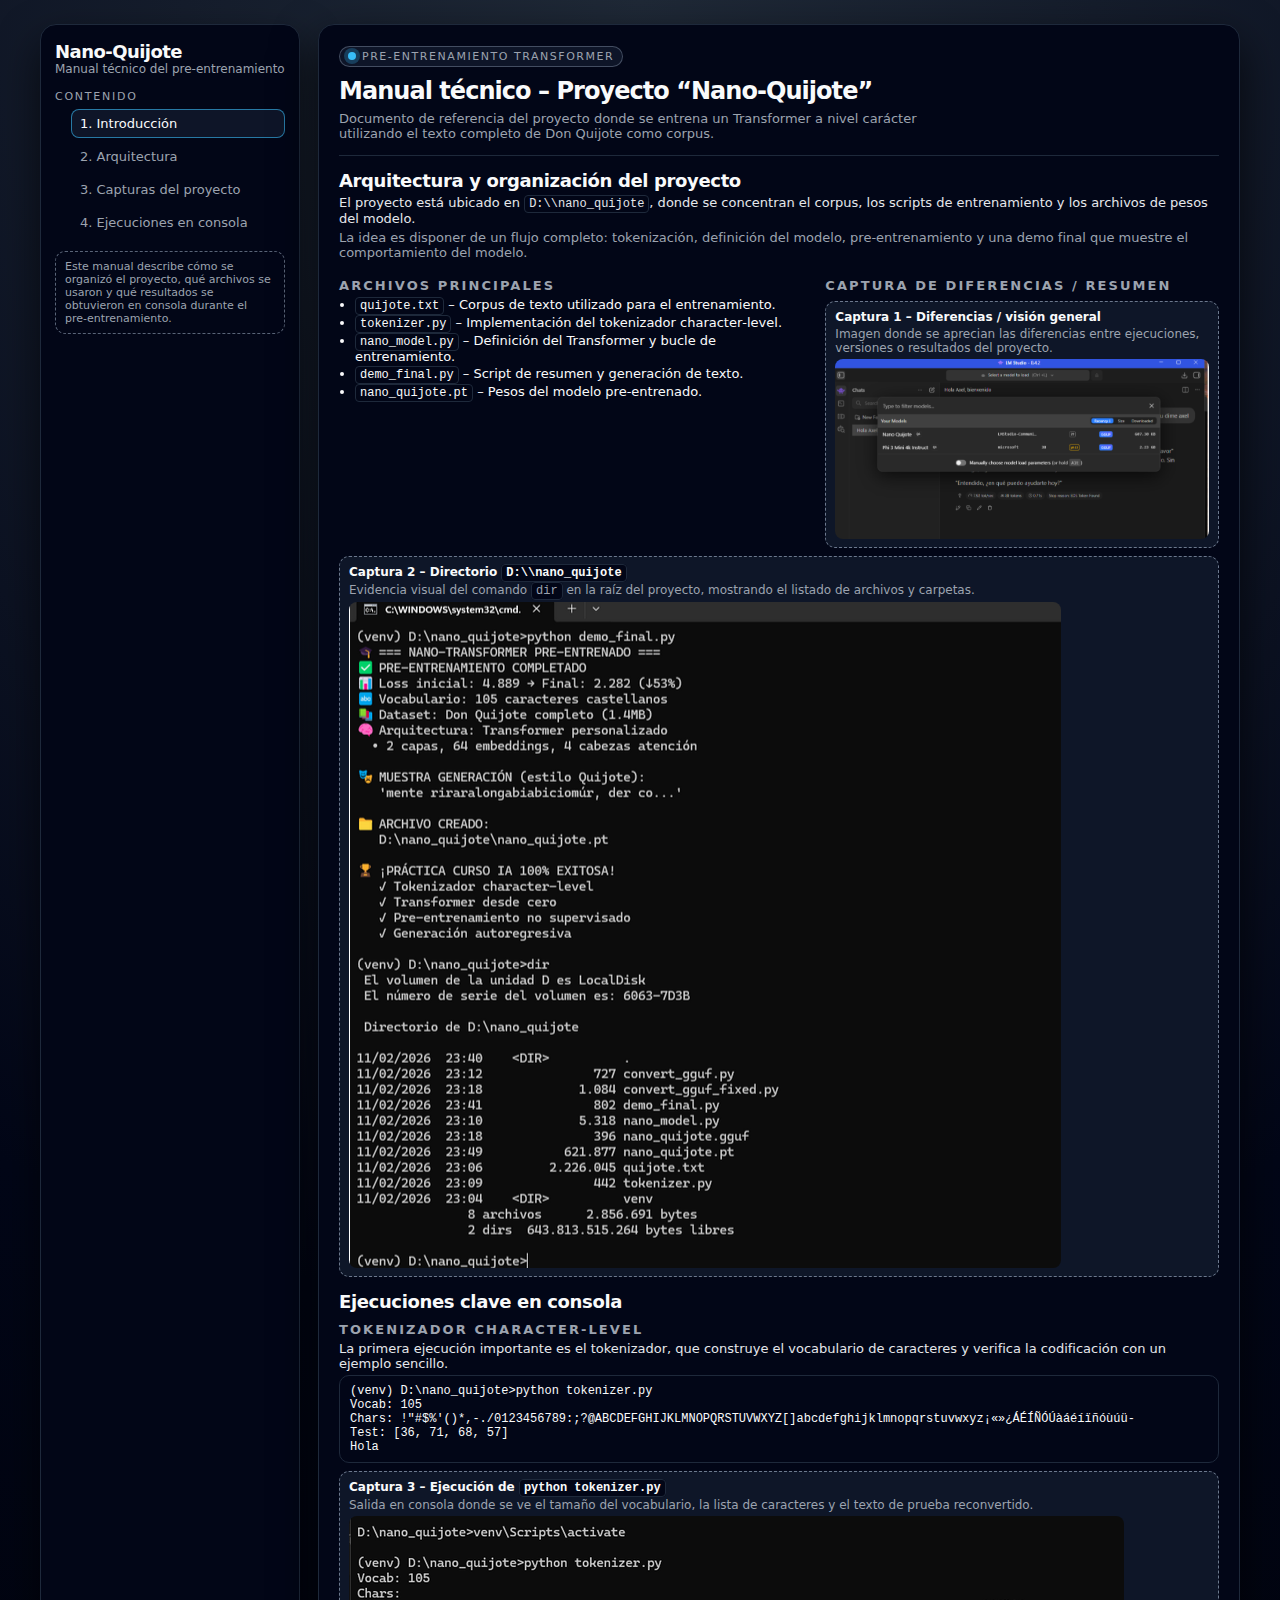
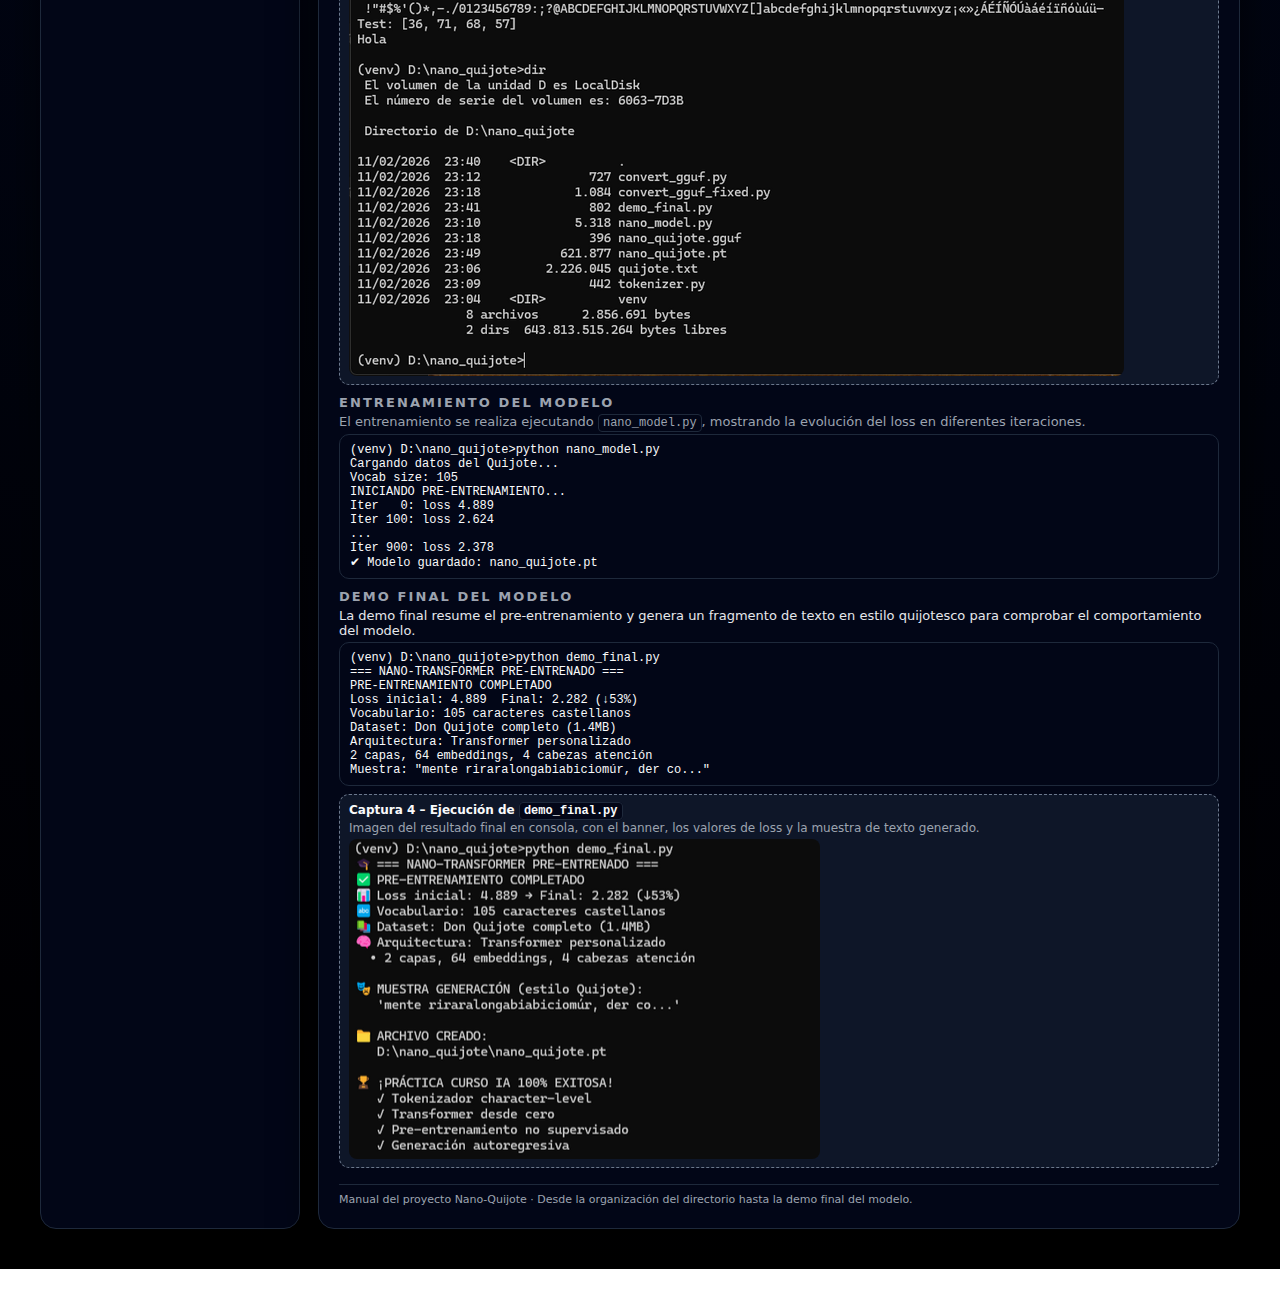
<file: trabajos/pre-entrenamiento/pre-entrenamiento.html>
<!DOCTYPE html>
<html lang="es">
<head>
  <meta charset="UTF-8">
  <title>Manual Técnico – Nano‑Quijote</title>
  <meta name="viewport" content="width=device-width, initial-scale=1">
  <style>
    :root {
      --bg: #020617;
      --sidebar: #020617;
      --content: #020617;
      --border: #1e293b;
      --accent: #38bdf8;
      --text: #f9fafb;
      --muted: #9ca3af;
      --card: #020617;
    }
    * { box-sizing: border-box; margin: 0; padding: 0; }
    body {
      font-family: system-ui, -apple-system, BlinkMacSystemFont, "Segoe UI", sans-serif;
      background: radial-gradient(circle at top, #1f2937 0, #020617 45%, #000 100%);
      color: var(--text);
      min-height: 100vh;
      padding: 24px 10px 40px;
    }
    .app {
      max-width: 1200px;
      margin: 0 auto;
      display: grid;
      grid-template-columns: 260px minmax(0, 1fr);
      gap: 18px;
    }
    @media (max-width: 900px) {
      .app { grid-template-columns: 1fr; }
    }
    /* Sidebar */
    .sidebar {
      background: var(--sidebar);
      border-radius: 16px;
      border: 1px solid var(--border);
      padding: 16px 14px;
      box-shadow: 0 18px 40px rgba(0,0,0,0.6);
    }
    .logo {
      margin-bottom: 14px;
    }
    .logo-title {
      font-size: 18px;
      font-weight: 600;
      letter-spacing: -0.03em;
    }
    .logo-sub {
      font-size: 12px;
      color: var(--muted);
    }
    .nav-title {
      font-size: 11px;
      text-transform: uppercase;
      letter-spacing: 0.16em;
      color: var(--muted);
      margin-top: 12px;
      margin-bottom: 6px;
    }
    .nav-list { list-style: none; }
    .nav-item { margin-bottom: 4px; }
    .nav-link {
      display: block;
      padding: 6px 8px;
      font-size: 13px;
      color: var(--muted);
      border-radius: 8px;
      text-decoration: none;
      border: 1px solid transparent;
      transition: 0.12s ease;
    }
    .nav-link:hover {
      color: var(--text);
      border-color: rgba(148,163,184,0.5);
      background: rgba(15,23,42,0.9);
    }
    .nav-link.active {
      color: var(--text);
      border-color: rgba(56,189,248,0.6);
      background: rgba(15,23,42,0.9);
    }
    .sidebar-note {
      margin-top: 14px;
      padding: 8px 9px;
      border-radius: 10px;
      border: 1px dashed rgba(148,163,184,0.6);
      font-size: 11px;
      color: var(--muted);
    }
    /* Content */
    .content {
      background: var(--content);
      border-radius: 16px;
      border: 1px solid var(--border);
      padding: 20px 20px 22px;
      box-shadow: 0 18px 45px rgba(0,0,0,0.7);
    }
    header {
      border-bottom: 1px solid var(--border);
      padding-bottom: 10px;
      margin-bottom: 14px;
    }
    .tag {
      display: inline-flex;
      align-items: center;
      gap: 6px;
      padding: 3px 8px;
      border-radius: 999px;
      border: 1px solid rgba(148,163,184,0.4);
      background: rgba(15,23,42,0.9);
      font-size: 11px;
      color: var(--muted);
      text-transform: uppercase;
      letter-spacing: 0.14em;
    }
    .tag-dot {
      width: 8px; height: 8px;
      border-radius: 999px;
      background: var(--accent);
      box-shadow: 0 0 0 4px rgba(56,189,248,0.25);
    }
    h1 {
      margin-top: 10px;
      font-size: 24px;
      letter-spacing: -0.04em;
    }
    .subtitle {
      margin-top: 6px;
      font-size: 13px;
      color: var(--muted);
      max-width: 640px;
    }
    section { margin-top: 14px; }
    h2 {
      font-size: 18px;
      margin-bottom: 4px;
      letter-spacing: -0.02em;
    }
    h3 {
      font-size: 13px;
      margin-top: 10px;
      margin-bottom: 4px;
      text-transform: uppercase;
      letter-spacing: 0.16em;
      color: var(--muted);
    }
    p {
      font-size: 13px;
      color: #e5e7eb;
      margin-bottom: 4px;
    }
    .muted { color: var(--muted); }
    ul, ol {
      margin-left: 16px;
      margin-top: 4px;
      margin-bottom: 4px;
      font-size: 13px;
    }
    li + li { margin-top: 2px; }
    code {
      font-family: ui-monospace, SFMono-Regular, Menlo, Monaco, Consolas, "Liberation Mono", "Courier New", monospace;
      font-size: 12px;
      padding: 1px 4px;
      border-radius: 4px;
      background: #020617;
      border: 1px solid #1e293b;
    }
    pre {
      background: #020617;
      border-radius: 10px;
      padding: 8px 10px;
      font-size: 12px;
      overflow-x: auto;
      border: 1px solid #1e293b;
      margin-top: 4px;
      margin-bottom: 6px;
    }
    pre code {
      background: transparent;
      border: none;
      padding: 0;
    }
    .capture-block {
      margin-top: 8px;
      padding: 8px 9px;
      border-radius: 10px;
      border: 1px dashed rgba(148,163,184,0.7);
      background: rgba(15,23,42,0.96);
    }
    .capture-title {
      font-size: 12px;
      font-weight: 600;
      margin-bottom: 3px;
    }
    .capture-desc {
      font-size: 12px;
      color: var(--muted);
      margin-bottom: 4px;
    }
    .capture-img {
      max-width: 100%;
      border-radius: 8px;
      display: block;
    }
    .two-col {
      display: grid;
      grid-template-columns: minmax(0, 1.2fr) minmax(0, 1fr);
      gap: 14px;
      margin-top: 8px;
    }
    @media (max-width: 800px) {
      .two-col { grid-template-columns: 1fr; }
    }
    .footer {
      margin-top: 16px;
      border-top: 1px solid var(--border);
      padding-top: 8px;
      font-size: 11px;
      color: var(--muted);
    }
  </style>
</head>
<body>
  <div class="app">
    <!-- Índice lateral -->
    <aside class="sidebar">
      <div class="logo">
        <div class="logo-title">Nano‑Quijote</div>
        <div class="logo-sub">Manual técnico del pre‑entrenamiento</div>
      </div>

      <div class="nav-title">Contenido</div>
      <ul class="nav-list">
        <li class="nav-item"><a href="#intro" class="nav-link active">1. Introducción</a></li>
        <li class="nav-item"><a href="#arquitectura" class="nav-link">2. Arquitectura</a></li>
        <li class="nav-item"><a href="#capturas" class="nav-link">3. Capturas del proyecto</a></li>
        <li class="nav-item"><a href="#ejecuciones" class="nav-link">4. Ejecuciones en consola</a></li>
      </ul>

      <div class="sidebar-note">
        Este manual describe cómo se organizó el proyecto, qué archivos se usaron y
        qué resultados se obtuvieron en consola durante el pre‑entrenamiento.
      </div>
    </aside>

    <!-- Contenido principal -->
    <main class="content">
      <header id="intro">
        <div class="tag">
          <span class="tag-dot"></span>
          <span>Pre‑entrenamiento Transformer</span>
        </div>
        <h1>Manual técnico – Proyecto “Nano‑Quijote”</h1>
        <p class="subtitle">
          Documento de referencia del proyecto donde se entrena un Transformer a nivel carácter
          utilizando el texto completo de Don Quijote como corpus.
        </p>
      </header>

      <section id="arquitectura">
        <h2>Arquitectura y organización del proyecto</h2>
        <p>
          El proyecto está ubicado en <code>D:\\nano_quijote</code>, donde se concentran el
          corpus, los scripts de entrenamiento y los archivos de pesos del modelo.
        </p>
        <p class="muted">
          La idea es disponer de un flujo completo: tokenización, definición del modelo,
          pre‑entrenamiento y una demo final que muestre el comportamiento del modelo.
        </p>

        <div class="two-col">
          <div>
            <h3>Archivos principales</h3>
            <ul>
              <li><code>quijote.txt</code> – Corpus de texto utilizado para el entrenamiento.</li>
              <li><code>tokenizer.py</code> – Implementación del tokenizador character‑level.</li>
              <li><code>nano_model.py</code> – Definición del Transformer y bucle de entrenamiento.</li>
              <li><code>demo_final.py</code> – Script de resumen y generación de texto.</li>
              <li><code>nano_quijote.pt</code> – Pesos del modelo pre‑entrenado.</li>
            </ul>
          </div>
          <div>
            <h3>Captura de diferencias / resumen</h3>
            <div class="capture-block">
              <div class="capture-title">Captura 1 – Diferencias / visión general</div>
              <div class="capture-desc">
                Imagen donde se aprecian las diferencias entre ejecuciones, versiones o resultados
                del proyecto.
              </div>
              <img class="capture-img" src="1.png" alt="1">
            </div>
          </div>
        </div>

        <div class="capture-block" id="capturas">
          <div class="capture-title">Captura 2 – Directorio <code>D:\\nano_quijote</code></div>
          <div class="capture-desc">
            Evidencia visual del comando <code>dir</code> en la raíz del proyecto, mostrando
            el listado de archivos y carpetas.
          </div>
          <img class="capture-img" src="2.png" alt="2">
        </div>
      </section>

      <section id="ejecuciones">
        <h2>Ejecuciones clave en consola</h2>

        <h3>Tokenizador character‑level</h3>
        <p>
          La primera ejecución importante es el tokenizador, que construye el vocabulario de
          caracteres y verifica la codificación con un ejemplo sencillo.
        </p>
        <pre><code>(venv) D:\nano_quijote&gt;python tokenizer.py
Vocab: 105
Chars: !"#$%'()*,-./0123456789:;?@ABCDEFGHIJKLMNOPQRSTUVWXYZ[]abcdefghijklmnopqrstuvwxyz¡«»¿ÁÉÍÑÓÚàáéíïñóùúü-
Test: [36, 71, 68, 57]
Hola</code></pre>
        <div class="capture-block">
          <div class="capture-title">Captura 3 – Ejecución de <code>python tokenizer.py</code></div>
          <div class="capture-desc">
            Salida en consola donde se ve el tamaño del vocabulario, la lista de caracteres y
            el texto de prueba reconvertido.
          </div>
          <img class="capture-img" src="3.png" alt="3">
        </div>

        <h3>Entrenamiento del modelo</h3>
        <p class="muted">
          El entrenamiento se realiza ejecutando <code>nano_model.py</code>, mostrando la evolución
          del loss en diferentes iteraciones.
        </p>
        <pre><code>(venv) D:\nano_quijote&gt;python nano_model.py
Cargando datos del Quijote...
Vocab size: 105
INICIANDO PRE-ENTRENAMIENTO...
Iter   0: loss 4.889
Iter 100: loss 2.624
...
Iter 900: loss 2.378
✔ Modelo guardado: nano_quijote.pt</code></pre>

        <h3>Demo final del modelo</h3>
        <p>
          La demo final resume el pre‑entrenamiento y genera un fragmento de texto en estilo quijotesco
          para comprobar el comportamiento del modelo.
        </p>
        <pre><code>(venv) D:\nano_quijote&gt;python demo_final.py
=== NANO-TRANSFORMER PRE-ENTRENADO ===
PRE-ENTRENAMIENTO COMPLETADO
Loss inicial: 4.889  Final: 2.282 (↓53%)
Vocabulario: 105 caracteres castellanos
Dataset: Don Quijote completo (1.4MB)
Arquitectura: Transformer personalizado
2 capas, 64 embeddings, 4 cabezas atención
Muestra: "mente riraralongabiabiciomúr, der co..."</code></pre>

        <div class="capture-block">
          <div class="capture-title">Captura 4 – Ejecución de <code>demo_final.py</code></div>
          <div class="capture-desc">
            Imagen del resultado final en consola, con el banner, los valores de loss y
            la muestra de texto generado.
          </div>
          <img class="capture-img" src="4.png" alt="4">
        </div>
      </section>

      <div class="footer">
        Manual del proyecto Nano‑Quijote · Desde la organización del directorio hasta la demo final del modelo.
      </div>
    </main>
  </div>
</body>
</html>
</file>
<file: style.css>
* {
  box-sizing: border-box;
  margin: 0;
  padding: 0;
}

body {
  font-family: system-ui, -apple-system, BlinkMacSystemFont, "Segoe UI", sans-serif;
  line-height: 1.6;
  background-color: #0f172a;
  color: #e5e7eb;
}

header {
  background: linear-gradient(135deg, #1d4ed8, #7c3aed);
  color: white;
  padding: 40px 20px;
  text-align: center;
}

header h1 {
  font-size: 1.8rem;
  margin-bottom: 10px;
}

header p {
  font-size: 1rem;
  opacity: 0.9;
}

nav {
  background-color: #020617;
}

nav ul {
  list-style: none;
  display: flex;
  justify-content: center;
  gap: 20px;
  padding: 10px 0;
}

nav a {
  color: #e5e7eb;
  text-decoration: none;
  font-weight: 500;
}

nav a:hover {
  color: #38bdf8;
}

main {
  max-width: 900px;
  margin: 20px auto;
  padding: 0 15px 40px 15px;
}

section {
  background-color: #020617;
  border-radius: 10px;
  padding: 20px;
  margin-bottom: 20px;
  border: 1px solid #1f2937;
}

section h2 {
  margin-bottom: 10px;
  color: #38bdf8;
}

section ul {
  list-style: none;
  margin-top: 10px;
}

section li {
  margin-bottom: 8px;
}

section li a {
  color: #a5b4fc;
  text-decoration: none;
}

section li a:hover {
  text-decoration: underline;
}

/* --- IMÁGENES DESCRIPCIÓN --- */

.descripcion-imagenes {
  display: flex;
  gap: 10px;
  margin-top: 15px;
}

.descripcion-imagenes img {
  flex: 1;          /* las tres ocupan el mismo ancho */
  max-width: 100%;
  height: 120px;    /* más pequeño que antes para que no sean tan grandes */
  object-fit: cover;
  border-radius: 8px;
}

/* Responsive */
footer {
  text-align: center;
  padding: 15px;
  background-color: #020617;
  border-top: 1px solid #1f2937;
  font-size: 0.9rem;
}

@media (max-width: 600px) {
  header h1 {
    font-size: 1.4rem;
  }

  nav ul {
    flex-direction: column;
    align-items: center;
  }

  /* en móvil, que se pongan una debajo de otra */
  .descripcion-imagenes {
    flex-direction: column;
  }

  .descripcion-imagenes img {
    height: 160px;
  }
}
</file>
<file: trabajos/comparativas-ias/style.css>
/* ===== Global ===== */

* {
  box-sizing: border-box;
  margin: 0;
  padding: 0;
}

body {
  font-family: system-ui, -apple-system, BlinkMacSystemFont, "Segoe UI", sans-serif;
  min-height: 100vh;
  color: #f5f5f5;
  background: radial-gradient(circle at top left, #1e3c72, #2a5298 40%, #0b1020 90%);
  display: flex;
  flex-direction: column;
  align-items: center;
  padding: 30px 10px;
}

.main {
  width: 100%;
  max-width: 1100px;
}

h1 {
  font-size: 2.2rem;
  text-align: center;
  margin-bottom: 15px;
  text-shadow: 0 3px 12px rgba(0, 0, 0, 0.5);
}

h2 {
  font-size: 1.4rem;
  margin: 18px 0 8px;
}

a {
  color: #7dd3fc;
  text-decoration: none;
  font-weight: 500;
  transition: color 0.3s ease;
}

a:hover {
  color: #e0f2fe;
}

/* ===== Cards ===== */

.card {
  background: rgba(15, 23, 42, 0.92);
  border-radius: 16px;
  padding: 18px 20px;
  margin-bottom: 20px;
  box-shadow:
    0 18px 40px rgba(0, 0, 0, 0.55),
    0 0 0 1px rgba(148, 163, 184, 0.2);
  backdrop-filter: blur(8px);
  transform: translateY(0) scale(1);
  transition:
    transform 0.25s ease,
    box-shadow 0.25s ease,
    border-color 0.25s ease;
  border: 1px solid transparent;
}

.card:hover {
  transform: translateY(-6px) scale(1.02);
  box-shadow:
    0 26px 60px rgba(15, 23, 42, 0.9),
    0 0 0 1px rgba(129, 140, 248, 0.7);
  border-color: rgba(129, 140, 248, 0.7);
}

.card ul {
  margin-left: 18px;
  margin-top: 6px;
}

.card li {
  margin-bottom: 4px;
}

/* ===== Tabla ===== */

.table-wrapper {
  overflow-x: auto;
  margin-top: 10px;
}

table {
  width: 100%;
  border-collapse: collapse;
  border-radius: 12px;
  overflow: hidden;
}

th, td {
  padding: 10px 8px;
  text-align: center;
  background-color: rgba(15, 23, 42, 0.96);
  border-bottom: 1px solid rgba(51, 65, 85, 0.8);
  transition: background-color 0.25s ease, transform 0.25s ease;
}

th {
  background: linear-gradient(90deg, #1d4ed8, #6366f1);
  font-weight: 600;
}

tbody tr:hover td {
  background-color: rgba(30, 64, 175, 0.85);
  transform: scale(1.01);
}

/* ===== Botones ===== */

.btn {
  margin: 5px;
  padding: 8px 14px;
  border-radius: 999px;
  border: none;
  cursor: pointer;
  font-weight: 500;
  color: #0b1020;
  background: linear-gradient(135deg, #a5b4fc, #38bdf8);
  box-shadow: 0 10px 25px rgba(15, 23, 42, 0.65);
  transition:
    transform 0.2s ease,
    box-shadow 0.2s ease,
    filter 0.2s ease;
}

.btn:hover {
  transform: translateY(-2px) scale(1.03);
  box-shadow: 0 16px 35px rgba(15, 23, 42, 0.9);
  filter: brightness(1.05);
}

.btn:active {
  transform: translateY(1px) scale(0.98);
  box-shadow: 0 6px 15px rgba(15, 23, 42, 0.7);
}

/* ===== Texto destacado ===== */

.mejor {
  color: #bbf7d0;
  font-weight: 600;
}

/* ===== Gráfico de barras horizontales ===== */

.chart-group {
  margin-bottom: 26px;
}

.chart-title {
  font-weight: 600;
  margin-bottom: 6px;
}

.bar-container {
  display: flex;
  gap: 10px;
  align-items: center;
}

.bar {
  position: relative;
  height: 26px;
  min-width: 60px;
  border-radius: 999px;
  color: #0b1020;
  font-size: 12px;
  font-weight: 600;
  padding-right: 10px;
  padding-left: 10px;
  display: flex;
  align-items: center;
  justify-content: flex-end;
  overflow: hidden;
  transform-origin: left center;
  transform: scaleX(0);
  animation: growBar 0.9s ease-out forwards;
}

.bar.windows {
  background: linear-gradient(90deg, #22c55e, #4ade80);
}

.bar.mac {
  background: linear-gradient(90deg, #f97316, #fb923c);
}

.bar:hover {
  transform: scaleX(1.03) translateY(-2px);
  box-shadow: 0 10px 25px rgba(15, 23, 42, 0.85);
}

@keyframes growBar {
  from {
    transform: scaleX(0);
    opacity: 0;
  }
  to {
    transform: scaleX(1);
    opacity: 1;
  }
}

/* ===== Pie chart ===== */

.pie-wrapper {
  display: flex;
  flex-wrap: wrap;
  align-items: center;
  gap: 20px;
  justify-content: center;
}

.pie-chart {
  width: 220px;
  height: 220px;
  border-radius: 50%;
  box-shadow: 0 18px 40px rgba(0, 0, 0, 0.7);
  transition: transform 0.25s ease, box-shadow 0.25s ease;
}

.pie-chart:hover {
  transform: scale(1.05) rotate(2deg);
  box-shadow: 0 26px 60px rgba(15, 23, 42, 0.95);
}

.pie-legend {
  list-style: none;
}

.pie-legend li {
  margin-bottom: 6px;
  display: flex;
  align-items: center;
  gap: 6px;
}

.legend-box {
  width: 16px;
  height: 16px;
  border-radius: 4px;
}

.legend-box.gemma {
  background: #22c55e;
}

.legend-box.qwen-vl {
  background: #38bdf8;
}

.legend-box.qwen-think {
  background: #a855f7;
}

/* ===== Detalle IAS (toggle extra) ===== */

.extra {
  margin-top: 8px;
  padding-top: 5px;
  border-top: 1px dashed rgba(148, 163, 184, 0.5);
}

.extra-hidden {
  max-height: 0;
  opacity: 0;
  overflow: hidden;
  transition: max-height 0.35s ease, opacity 0.35s ease;
}

.extra-visible {
  max-height: 300px;
  opacity: 1;
  overflow: hidden;
  transition: max-height 0.35s ease, opacity 0.35s ease;
}

/* Links footer */
.links {
  margin-top: 15px;
  text-align: center;
  font-size: 0.95rem;
}

/* estilo de los enlaces del footer como botones llamativos */
.links a {
  display: inline-block;
  margin: 5px 8px;
  padding: 8px 16px;
  border-radius: 999px;
  font-weight: 600;
  text-decoration: none;
  color: #0b1020;
  background: linear-gradient(135deg, #f97316, #facc15);
  box-shadow: 0 10px 25px rgba(15, 23, 42, 0.7);
  transition:
    transform 0.2s ease,
    box-shadow 0.2s ease,
    filter 0.2s ease;
}

.links a:hover {
  transform: translateY(-2px) scale(1.03);
  box-shadow: 0 16px 35px rgba(15, 23, 42, 0.9);
  filter: brightness(1.05);
}

.links a:active {
  transform: translateY(1px) scale(0.97);
  box-shadow: 0 6px 15px rgba(15, 23, 42, 0.8);
}

/* ===== Barras verticales ===== */

/* contenedor eje Y + gráfico */
.v-bar-group {
  display: grid;
  grid-template-columns: auto 1fr;
  column-gap: 10px;
  align-items: flex-end;
}

/* Eje Y con marcas */
.v-y-axis {
  position: relative;
  height: 260px;
  display: flex;
  flex-direction: column;
  justify-content: space-between;
  align-items: flex-end;
  padding-right: 6px;
  font-size: 0.7rem;
  opacity: 0.8;
}

.v-y-label,
.v-y-label-mid {
  position: relative;
}

.v-y-label::after,
.v-y-label-mid::after {
  content: "";
  position: absolute;
  right: -4px;
  top: 50%;
  width: 6px;
  height: 1px;
  background: rgba(148, 163, 184, 0.7);
  transform: translateY(-50%);
}

/* línea central */
.v-y-label-mid::before {
  content: "";
  position: absolute;
  right: -4px;
  left: -40px;
  top: 50%;
  height: 1px;
  background: rgba(51, 65, 85, 0.6);
}

.v-y-title {
  position: absolute;
  left: -6px;
  top: 50%;
  transform: rotate(-90deg) translateY(-50%);
  transform-origin: center;
  font-size: 0.7rem;
  opacity: 0.7;
}

/* gráfico vertical */
.v-chart {
  display: flex;
  gap: 18px;
  align-items: flex-end;
  justify-content: space-between;
  height: 260px;
  padding: 10px 5px 0;
}

.v-column-group {
  flex: 1 1 0;
  display: flex;
  flex-direction: column;
  align-items: center;
}

.v-col-title {
  margin-bottom: 6px;
  font-size: 0.9rem;
  font-weight: 600;
  text-align: center;
}

.v-systems {
  display: flex;
  gap: 10px;
  align-items: flex-end;
}

.v-system {
  display: flex;
  flex-direction: column;
  align-items: center;
  gap: 4px;
}

.v-system-label {
  font-size: 0.75rem;
  opacity: 0.8;
}

.v-bars {
  display: flex;
  align-items: flex-end;
  gap: 4px;
  height: 200px;
}

.v-bar {
  width: 10px;
  border-radius: 8px 8px 0 0;
  background: #4b5563;
  position: relative;
  transform-origin: bottom center;
  transform: scaleY(0);
  animation: growVertical 0.8s ease-out forwards;
  cursor: default;
}

/* colores para cada tipo de valor */
.v-total {
  background: linear-gradient(180deg, #22c55e, #16a34a);
}

.v-first {
  background: linear-gradient(180deg, #38bdf8, #0ea5e9);
}

.v-tokens {
  background: linear-gradient(180deg, #a855f7, #7e22ce);
}

/* hover: la barra se agranda y muestra sombra */
.v-bar:hover {
  transform: scaleY(1.05) translateY(-4px);
  box-shadow: 0 10px 20px rgba(15, 23, 42, 0.9);
}

/* animación de aparición vertical */
@keyframes growVertical {
  from {
    transform: scaleY(0);
    opacity: 0;
  }
  to {
    transform: scaleY(1);
    opacity: 1;
  }
}

/* leyenda barras verticales */
.v-legend {
  margin-top: 10px;
  display: flex;
  gap: 14px;
  flex-wrap: wrap;
  font-size: 0.85rem;
}

.v-legend-box {
  width: 14px;
  height: 14px;
  border-radius: 4px;
  margin-right: 4px;
  display: inline-block;
  vertical-align: middle;
}

.v-legend-box.total {
  background: linear-gradient(180deg, #22c55e, #16a34a);
}

.v-legend-box.first {
  background: linear-gradient(180deg, #38bdf8, #0ea5e9);
}

.v-legend-box.tokens {
  background: linear-gradient(180deg, #a855f7, #7e22ce);
}

/* Eje X etiquetas */
.v-x-axis {
  margin-top: 10px;
  display: flex;
  justify-content: center;
  gap: 40px;
  font-size: 0.8rem;
  opacity: 0.9;
}

.v-x-item {
  display: flex;
  flex-direction: column;
  align-items: center;
}
</file>
